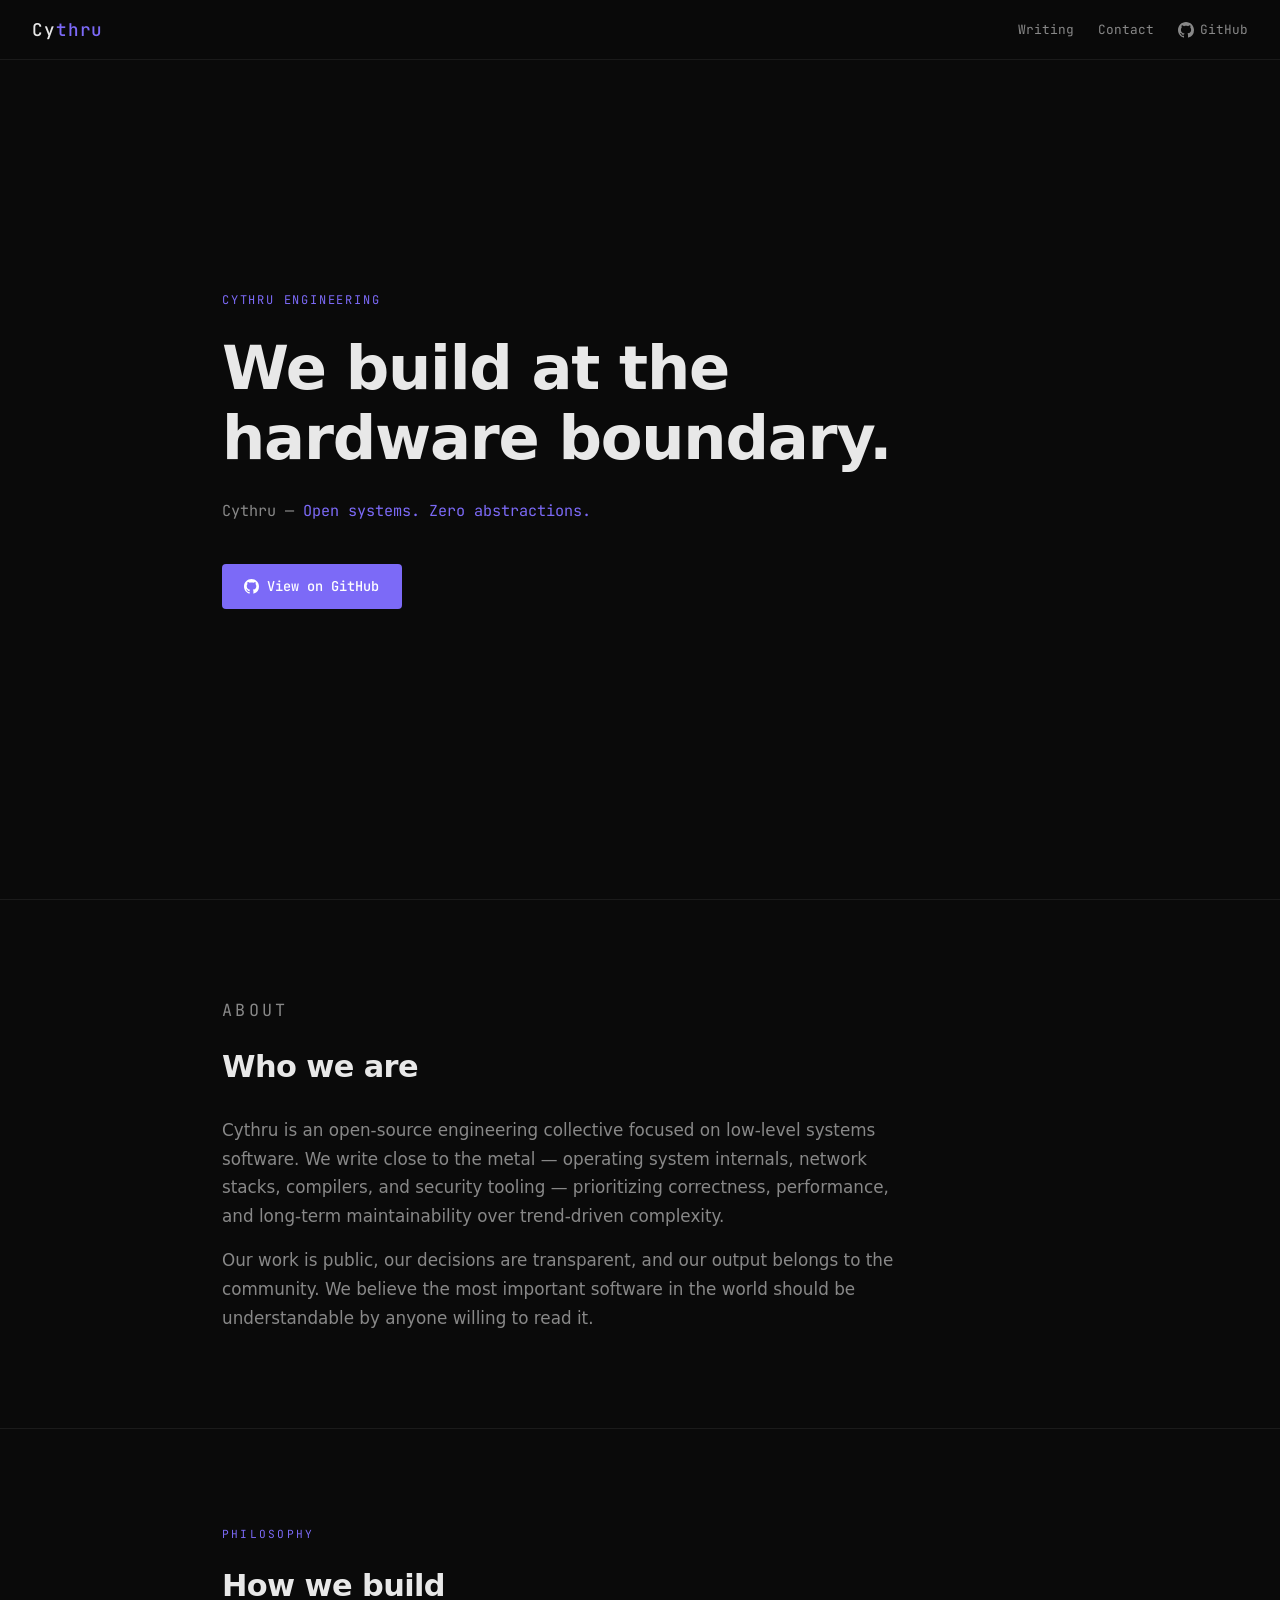
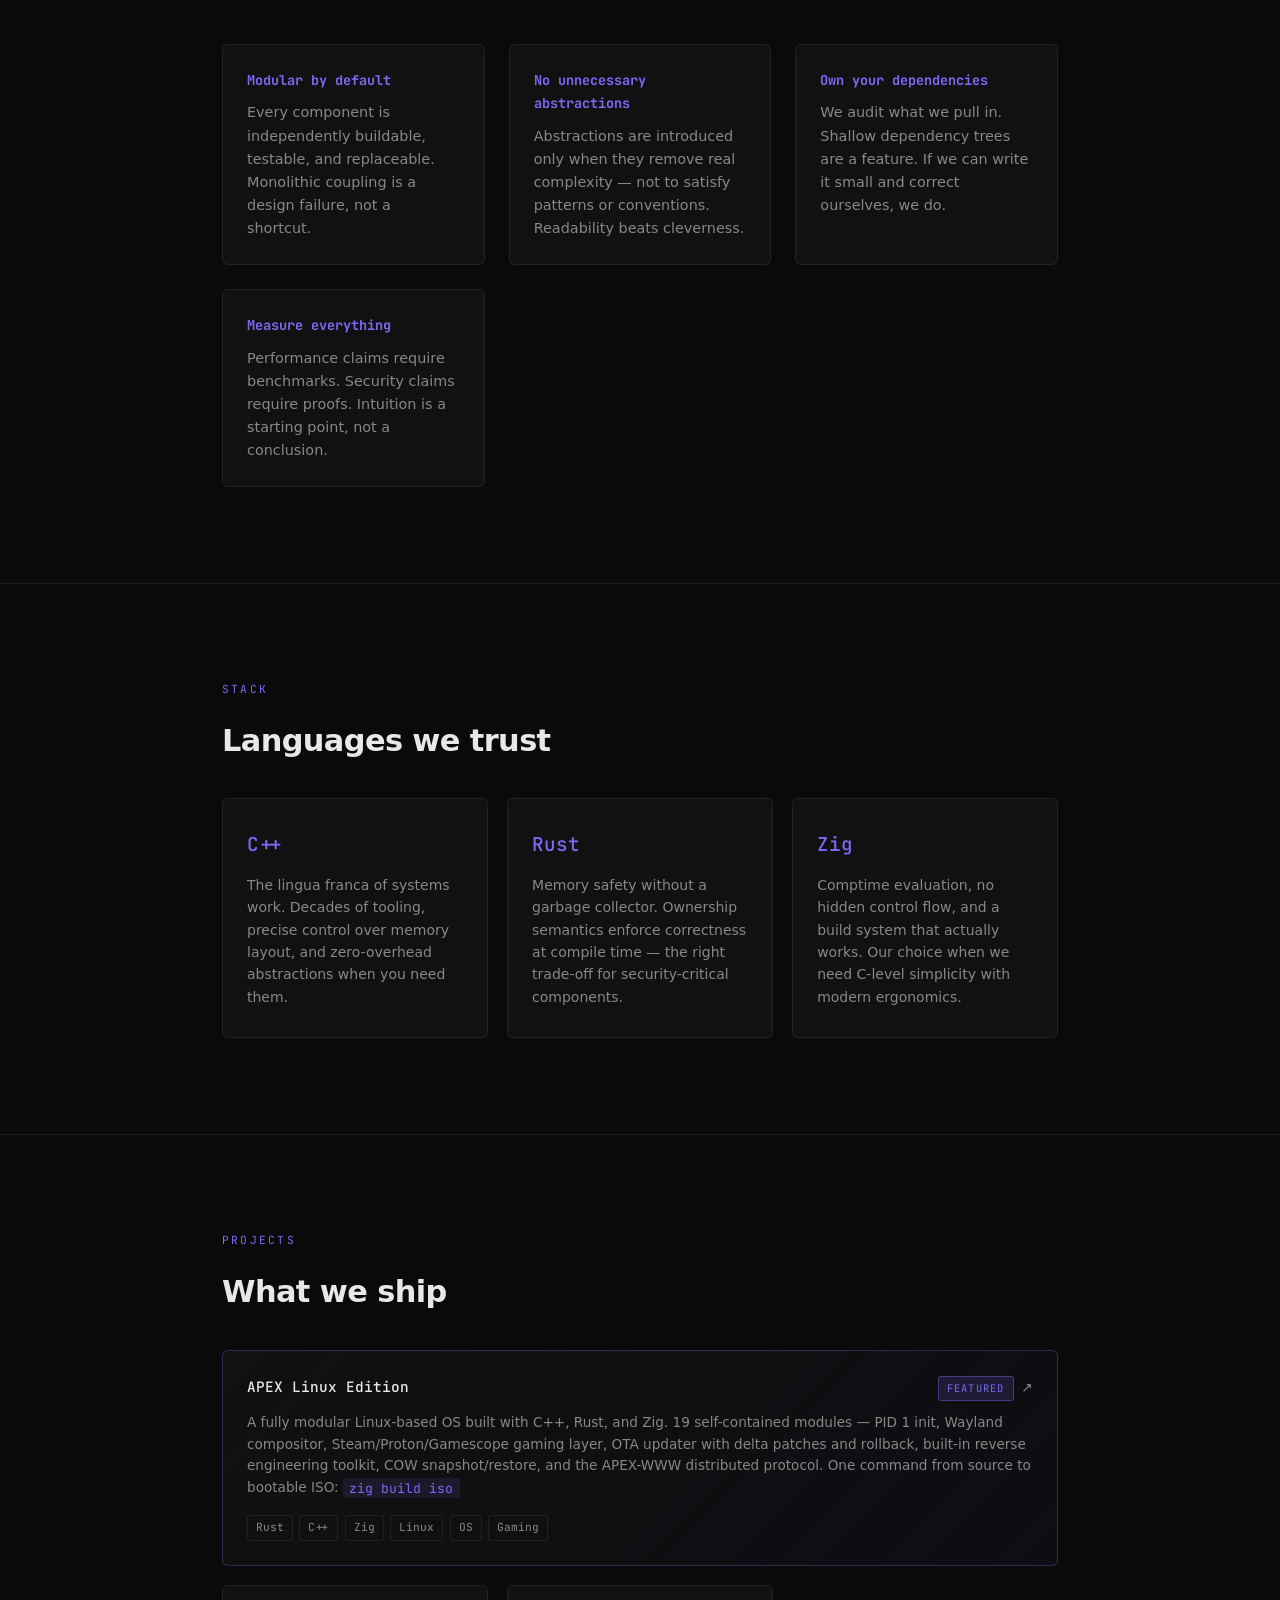
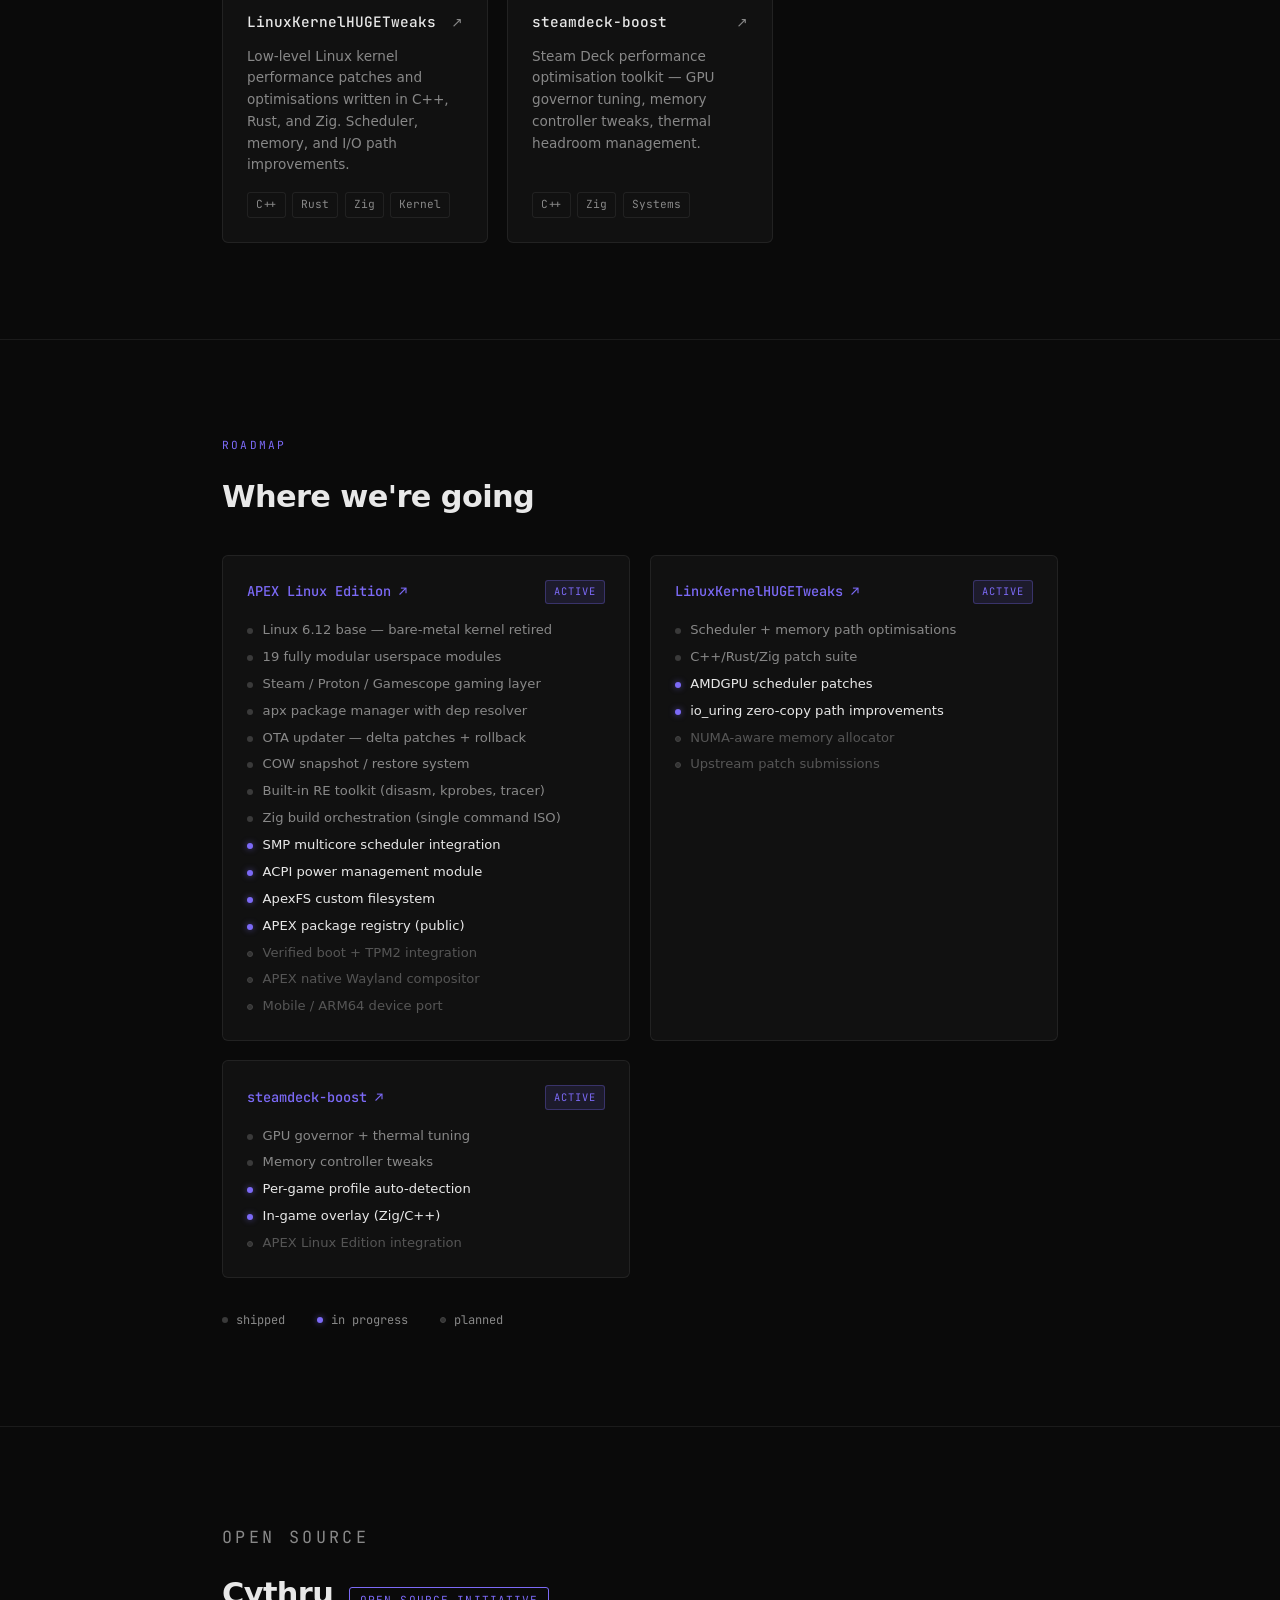
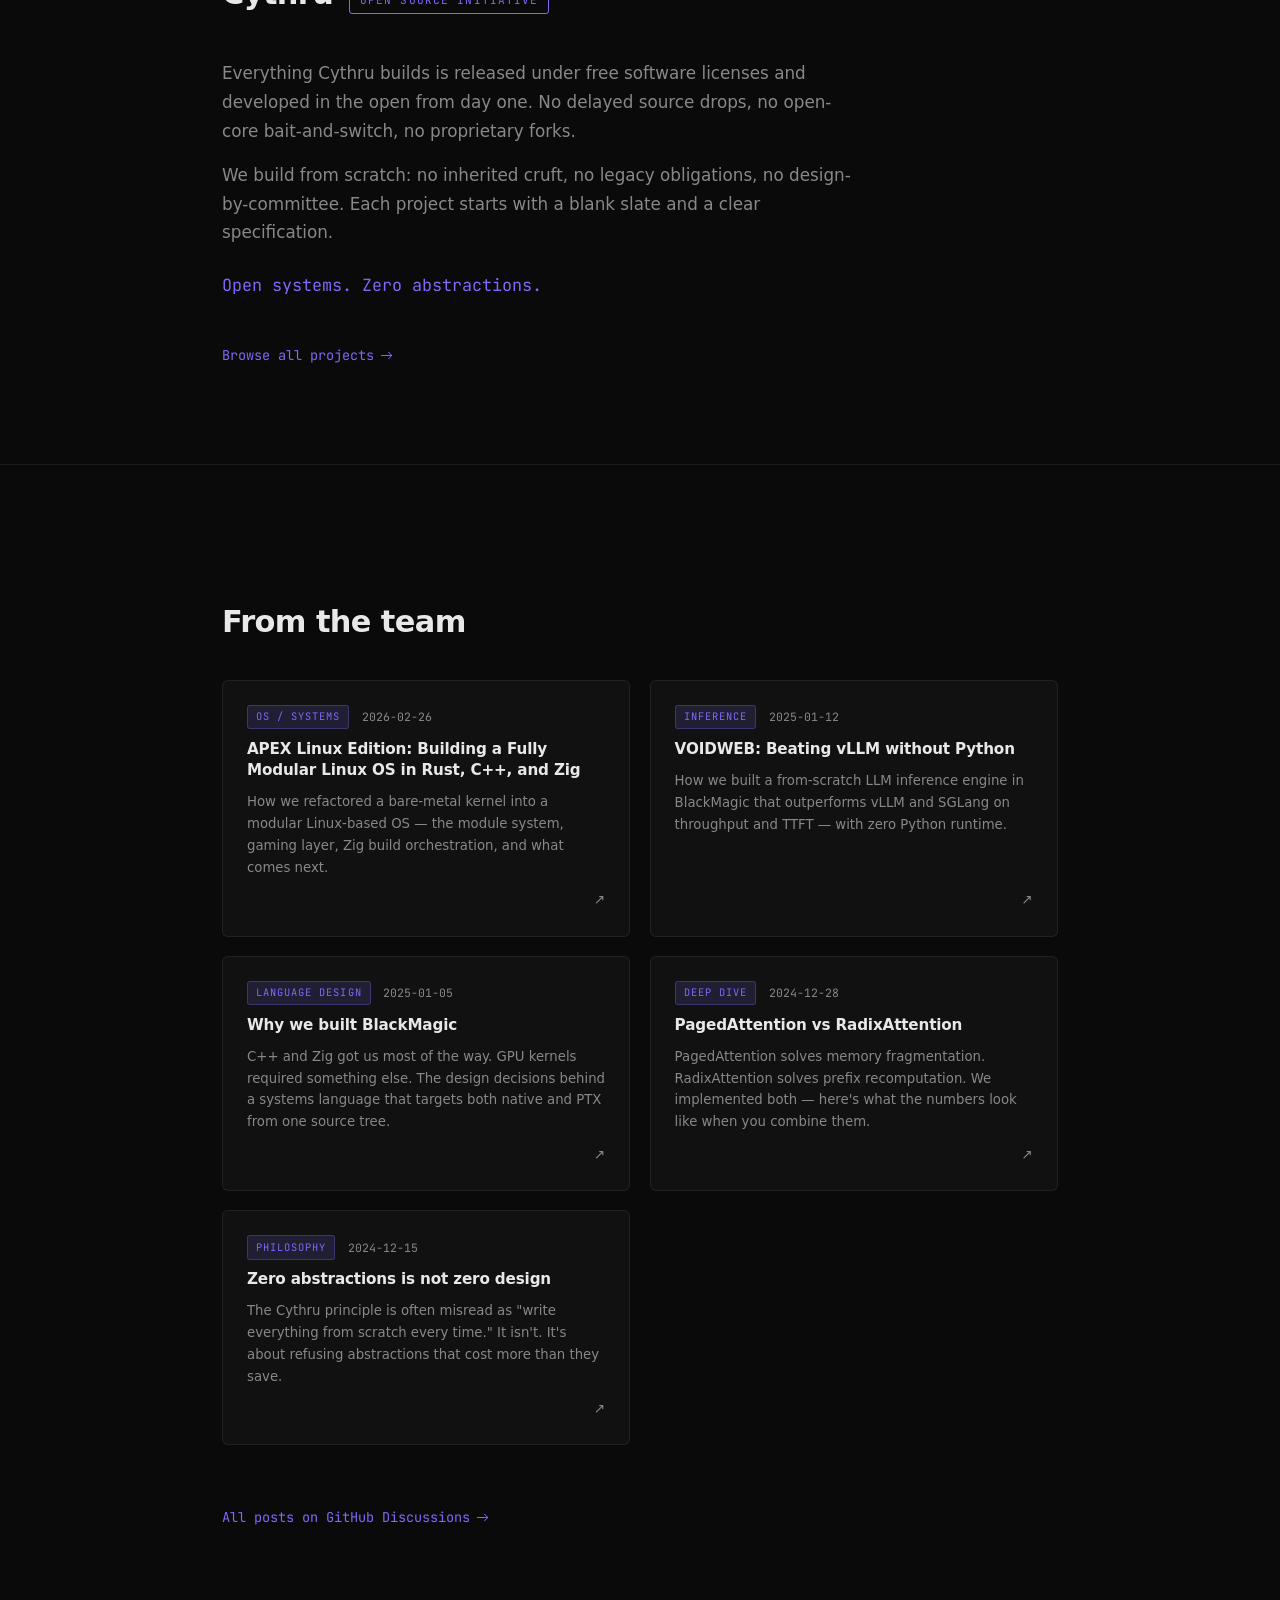
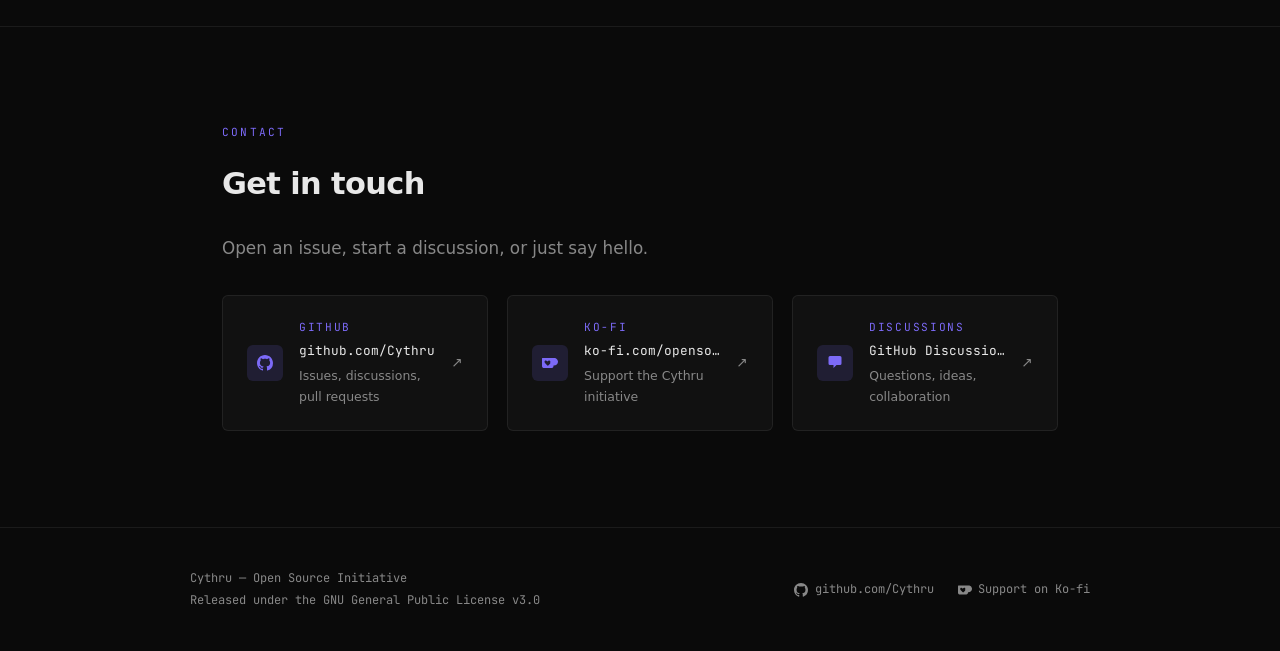
<file: index.html>
<!DOCTYPE html>
<html lang="en">
<head>
  <meta charset="UTF-8" />
  <meta name="viewport" content="width=device-width, initial-scale=1.0" />
  <title>Cythru — We build at the hardware boundary.</title>
  <meta name="description" content="Cythru is an open-source engineering collective building low-level systems in C++, Rust, and Zig. Zero abstractions. Maximum control." />
  <link rel="icon" type="image/svg+xml" href="favicon.svg" />
  <link rel="stylesheet" href="style.css" />
</head>
<body>

  <!-- NAV -->
  <nav>
    <a class="nav-wordmark" href="#">Cy<span>thru</span></a>
    <div style="display:flex;align-items:center;gap:1.5rem;">
    <a class="nav-link" href="#blog">Writing</a>
    <a class="nav-link" href="#contact">Contact</a>
    <a class="nav-link" href="https://github.com/Cythru" target="_blank" rel="noopener">
      <svg viewBox="0 0 16 16" aria-hidden="true">
        <path d="M8 0C3.58 0 0 3.58 0 8c0 3.54 2.29 6.53 5.47 7.59.4.07.55-.17.55-.38
                 0-.19-.01-.82-.01-1.49-2.01.37-2.53-.49-2.69-.94-.09-.23-.48-.94-.82-1.13
                 -.28-.15-.68-.52-.01-.53.63-.01 1.08.58 1.23.82.72 1.21 1.87.87 2.33.66
                 .07-.52.28-.87.51-1.07-1.78-.2-3.64-.89-3.64-3.95 0-.87.31-1.59.82-2.15
                 -.08-.2-.36-1.02.08-2.12 0 0 .67-.21 2.2.82.64-.18 1.32-.27 2-.27
                 .68 0 1.36.09 2 .27 1.53-1.04 2.2-.82 2.2-.82.44 1.1.16 1.92.08 2.12
                 .51.56.82 1.27.82 2.15 0 3.07-1.87 3.75-3.65 3.95.29.25.54.73.54 1.48
                 0 1.07-.01 1.93-.01 2.2 0 .21.15.46.55.38A8.013 8.013 0 0016 8c0-4.42-3.58-8-8-8z"/>
      </svg>
      GitHub
    </a>
    </div>
  </nav>

  <!-- HERO -->
  <section id="hero">
    <div class="hero-inner">
      <p class="hero-eyebrow">Cythru Engineering</p>
      <h1 class="hero-headline">We build at the<br>hardware boundary.</h1>
      <p class="hero-sub">
        Cythru &mdash; <em>Open systems. Zero abstractions.</em>
      </p>
      <a class="btn btn-primary" href="https://github.com/Cythru" target="_blank" rel="noopener">
        <svg viewBox="0 0 16 16" aria-hidden="true">
          <path d="M8 0C3.58 0 0 3.58 0 8c0 3.54 2.29 6.53 5.47 7.59.4.07.55-.17.55-.38
                   0-.19-.01-.82-.01-1.49-2.01.37-2.53-.49-2.69-.94-.09-.23-.48-.94-.82-1.13
                   -.28-.15-.68-.52-.01-.53.63-.01 1.08.58 1.23.82.72 1.21 1.87.87 2.33.66
                   .07-.52.28-.87.51-1.07-1.78-.2-3.64-.89-3.64-3.95 0-.87.31-1.59.82-2.15
                   -.08-.2-.36-1.02.08-2.12 0 0 .67-.21 2.2.82.64-.18 1.32-.27 2-.27
                   .68 0 1.36.09 2 .27 1.53-1.04 2.2-.82 2.2-.82.44 1.1.16 1.92.08 2.12
                   .51.56.82 1.27.82 2.15 0 3.07-1.87 3.75-3.65 3.95.29.25.54.73.54 1.48
                   0 1.07-.01 1.93-.01 2.2 0 .21.15.46.55.38A8.013 8.013 0 0016 8c0-4.42-3.58-8-8-8z"/>
        </svg>
        View on GitHub
      </a>
    </div>
  </section>

  <!-- ABOUT -->
  <section id="about">
    <div class="container">
      <p class="section-label reveal">About</p>
      <h2 class="reveal">Who we are</h2>
      <p class="reveal">
        Cythru is an open-source engineering collective focused on low-level systems
        software. We write close to the metal — operating system internals, network
        stacks, compilers, and security tooling — prioritizing correctness, performance,
        and long-term maintainability over trend-driven complexity.
      </p>
      <p class="reveal">
        Our work is public, our decisions are transparent, and our output belongs to
        the community. We believe the most important software in the world should be
        understandable by anyone willing to read it.
      </p>
    </div>
  </section>

  <!-- PHILOSOPHY -->
  <section id="philosophy">
    <div class="container">
      <p class="section-label reveal">Philosophy</p>
      <h2 class="reveal">How we build</h2>
      <div class="philosophy-grid">
        <div class="philosophy-item reveal">
          <h3>Modular by default</h3>
          <p>Every component is independently buildable, testable, and replaceable.
             Monolithic coupling is a design failure, not a shortcut.</p>
        </div>
        <div class="philosophy-item reveal">
          <h3>No unnecessary abstractions</h3>
          <p>Abstractions are introduced only when they remove real complexity — not
             to satisfy patterns or conventions. Readability beats cleverness.</p>
        </div>
        <div class="philosophy-item reveal">
          <h3>Own your dependencies</h3>
          <p>We audit what we pull in. Shallow dependency trees are a feature.
             If we can write it small and correct ourselves, we do.</p>
        </div>
        <div class="philosophy-item reveal">
          <h3>Measure everything</h3>
          <p>Performance claims require benchmarks. Security claims require proofs.
             Intuition is a starting point, not a conclusion.</p>
        </div>
      </div>
    </div>
  </section>

  <!-- STACK -->
  <section id="stack">
    <div class="container">
      <p class="section-label reveal">Stack</p>
      <h2 class="reveal">Languages we trust</h2>
      <div class="stack-cards">
        <div class="stack-card reveal">
          <div class="stack-lang">C++</div>
          <p>The lingua franca of systems work. Decades of tooling, precise
             control over memory layout, and zero-overhead abstractions when
             you need them.</p>
        </div>
        <div class="stack-card reveal">
          <div class="stack-lang">Rust</div>
          <p>Memory safety without a garbage collector. Ownership semantics
             enforce correctness at compile time — the right trade-off for
             security-critical components.</p>
        </div>
        <div class="stack-card reveal">
          <div class="stack-lang">Zig</div>
          <p>Comptime evaluation, no hidden control flow, and a build system
             that actually works. Our choice when we need C-level simplicity
             with modern ergonomics.</p>
        </div>
      </div>
    </div>
  </section>

  <!-- PROJECTS -->
  <section id="projects">
    <div class="container">
      <p class="section-label reveal">Projects</p>
      <h2 class="reveal">What we ship</h2>
      <div class="projects-grid">

        <a class="project-card project-featured reveal" href="https://github.com/Cythru/apex-kernel" target="_blank" rel="noopener">
          <div class="project-top">
            <span class="project-name">APEX Linux Edition</span>
            <span class="project-featured-badge">featured</span>
            <span class="project-arrow">↗</span>
          </div>
          <p class="project-desc">A fully modular Linux-based OS built with C++, Rust, and Zig. 19 self-contained modules — PID 1 init, Wayland compositor, Steam/Proton/Gamescope gaming layer, OTA updater with delta patches and rollback, built-in reverse engineering toolkit, COW snapshot/restore, and the APEX-WWW distributed protocol. One command from source to bootable ISO: <code>zig build iso</code></p>
          <div class="project-tags">
            <span class="tag">Rust</span><span class="tag">C++</span><span class="tag">Zig</span><span class="tag">Linux</span><span class="tag">OS</span><span class="tag">Gaming</span>
          </div>
        </a>

        <a class="project-card reveal" href="https://github.com/Cythru/LinuxKernal-HUGETweaks-cpp-rust-zig" target="_blank" rel="noopener">
          <div class="project-top">
            <span class="project-name">LinuxKernel&shy;HUGETweaks</span>
            <span class="project-arrow">↗</span>
          </div>
          <p class="project-desc">Low-level Linux kernel performance patches and optimisations written in C++, Rust, and Zig. Scheduler, memory, and I/O path improvements.</p>
          <div class="project-tags">
            <span class="tag">C++</span><span class="tag">Rust</span><span class="tag">Zig</span><span class="tag">Kernel</span>
          </div>
        </a>

        <a class="project-card reveal" href="https://github.com/Cythru/Cythru-steamdeck-boost" target="_blank" rel="noopener">
          <div class="project-top">
            <span class="project-name">steamdeck-boost</span>
            <span class="project-arrow">↗</span>
          </div>
          <p class="project-desc">Steam Deck performance optimisation toolkit &mdash; GPU governor tuning, memory controller tweaks, thermal headroom management.</p>
          <div class="project-tags">
            <span class="tag">C++</span><span class="tag">Zig</span><span class="tag">Systems</span>
          </div>
        </a>

      </div>
    </div>
  </section>

  <!-- ROADMAP -->
  <section id="roadmap">
    <div class="container">
      <p class="section-label reveal">Roadmap</p>
      <h2 class="reveal">Where we're going</h2>

      <div class="roadmap-list">

        <div class="roadmap-project reveal">
          <div class="roadmap-project-header">
            <a class="roadmap-project-name" href="https://github.com/Cythru/apex-kernel" target="_blank" rel="noopener">APEX Linux Edition ↗</a>
            <span class="roadmap-status status-active">active</span>
          </div>
          <div class="roadmap-items">
            <div class="roadmap-item done"><span class="ri-dot"></span>Linux 6.12 base — bare-metal kernel retired</div>
            <div class="roadmap-item done"><span class="ri-dot"></span>19 fully modular userspace modules</div>
            <div class="roadmap-item done"><span class="ri-dot"></span>Steam / Proton / Gamescope gaming layer</div>
            <div class="roadmap-item done"><span class="ri-dot"></span>apx package manager with dep resolver</div>
            <div class="roadmap-item done"><span class="ri-dot"></span>OTA updater — delta patches + rollback</div>
            <div class="roadmap-item done"><span class="ri-dot"></span>COW snapshot / restore system</div>
            <div class="roadmap-item done"><span class="ri-dot"></span>Built-in RE toolkit (disasm, kprobes, tracer)</div>
            <div class="roadmap-item done"><span class="ri-dot"></span>Zig build orchestration (single command ISO)</div>
            <div class="roadmap-item next"><span class="ri-dot"></span>SMP multicore scheduler integration</div>
            <div class="roadmap-item next"><span class="ri-dot"></span>ACPI power management module</div>
            <div class="roadmap-item next"><span class="ri-dot"></span>ApexFS custom filesystem</div>
            <div class="roadmap-item next"><span class="ri-dot"></span>APEX package registry (public)</div>
            <div class="roadmap-item future"><span class="ri-dot"></span>Verified boot + TPM2 integration</div>
            <div class="roadmap-item future"><span class="ri-dot"></span>APEX native Wayland compositor</div>
            <div class="roadmap-item future"><span class="ri-dot"></span>Mobile / ARM64 device port</div>
          </div>
        </div>

        <div class="roadmap-project reveal">
          <div class="roadmap-project-header">
            <a class="roadmap-project-name" href="https://github.com/Cythru/LinuxKernal-HUGETweaks-cpp-rust-zig" target="_blank" rel="noopener">LinuxKernelHUGETweaks ↗</a>
            <span class="roadmap-status status-active">active</span>
          </div>
          <div class="roadmap-items">
            <div class="roadmap-item done"><span class="ri-dot"></span>Scheduler + memory path optimisations</div>
            <div class="roadmap-item done"><span class="ri-dot"></span>C++/Rust/Zig patch suite</div>
            <div class="roadmap-item next"><span class="ri-dot"></span>AMDGPU scheduler patches</div>
            <div class="roadmap-item next"><span class="ri-dot"></span>io_uring zero-copy path improvements</div>
            <div class="roadmap-item future"><span class="ri-dot"></span>NUMA-aware memory allocator</div>
            <div class="roadmap-item future"><span class="ri-dot"></span>Upstream patch submissions</div>
          </div>
        </div>

        <div class="roadmap-project reveal">
          <div class="roadmap-project-header">
            <a class="roadmap-project-name" href="https://github.com/Cythru/Cythru-steamdeck-boost" target="_blank" rel="noopener">steamdeck-boost ↗</a>
            <span class="roadmap-status status-active">active</span>
          </div>
          <div class="roadmap-items">
            <div class="roadmap-item done"><span class="ri-dot"></span>GPU governor + thermal tuning</div>
            <div class="roadmap-item done"><span class="ri-dot"></span>Memory controller tweaks</div>
            <div class="roadmap-item next"><span class="ri-dot"></span>Per-game profile auto-detection</div>
            <div class="roadmap-item next"><span class="ri-dot"></span>In-game overlay (Zig/C++)</div>
            <div class="roadmap-item future"><span class="ri-dot"></span>APEX Linux Edition integration</div>
          </div>
        </div>

      </div>

      <div class="roadmap-legend reveal">
        <span><span class="ri-dot done"></span> shipped</span>
        <span><span class="ri-dot next"></span> in progress</span>
        <span><span class="ri-dot future"></span> planned</span>
      </div>
    </div>
  </section>

  <!-- OPEN SOURCE -->
  <section id="voidforge">
    <div class="container">
      <p class="section-label reveal">Open Source</p>
      <div class="vf-header reveal">
        <h2>Cythru</h2>
        <span class="vf-badge">Open Source Initiative</span>
      </div>
      <p class="reveal">
        Everything Cythru builds is released under free software licenses and
        developed in the open from day one. No delayed source drops, no
        open-core bait-and-switch, no proprietary forks.
      </p>
      <p class="reveal">
        We build from scratch: no inherited cruft, no legacy obligations,
        no design-by-committee. Each project starts with a blank slate and a
        clear specification.
      </p>
      <p class="vf-tagline reveal">Open systems. Zero abstractions.</p>
      <a class="vf-link reveal" href="https://github.com/Cythru" target="_blank" rel="noopener">
        Browse all projects
        <svg viewBox="0 0 16 16" aria-hidden="true">
          <path fill-rule="evenodd" d="M1 8a.5.5 0 0 1 .5-.5h11.793l-3.147-3.146a.5.5 0
               0 1 .708-.708l4 4a.5.5 0 0 1 0 .708l-4 4a.5.5 0 0 1-.708-.708L13.293
               8.5H1.5A.5.5 0 0 1 1 8z"/>
        </svg>
      </a>
    </div>
  </section>

  <!-- BLOG -->
  <section id="blog">
    <div class="container">
      <p class="section-label reveal">Writing</p>
      <h2 class="reveal">From the team</h2>
      <div class="blog-grid">

        <a class="blog-card reveal" href="/blog/apex-linux-edition.html">
          <div class="blog-meta">
            <span class="blog-tag">OS / Systems</span>
            <span class="blog-date">2026-02-26</span>
          </div>
          <div class="blog-title">APEX Linux Edition: Building a Fully Modular Linux OS in Rust, C++, and Zig</div>
          <div class="blog-excerpt">How we refactored a bare-metal kernel into a modular Linux-based OS &mdash; the module system, gaming layer, Zig build orchestration, and what comes next.</div>
          <span class="blog-arrow">&#8599;</span>
        </a>

        <a class="blog-card reveal" href="https://github.com/Cythru/Cythru/discussions" target="_blank" rel="noopener">
          <div class="blog-meta">
            <span class="blog-tag">Inference</span>
            <span class="blog-date">2025-01-12</span>
          </div>
          <div class="blog-title">VOIDWEB: Beating vLLM without Python</div>
          <div class="blog-excerpt">How we built a from-scratch LLM inference engine in BlackMagic that outperforms vLLM and SGLang on throughput and TTFT — with zero Python runtime.</div>
          <span class="blog-arrow">↗</span>
        </a>

        <a class="blog-card reveal" href="https://github.com/Cythru/Cythru/discussions" target="_blank" rel="noopener">
          <div class="blog-meta">
            <span class="blog-tag">Language Design</span>
            <span class="blog-date">2025-01-05</span>
          </div>
          <div class="blog-title">Why we built BlackMagic</div>
          <div class="blog-excerpt">C++ and Zig got us most of the way. GPU kernels required something else. The design decisions behind a systems language that targets both native and PTX from one source tree.</div>
          <span class="blog-arrow">↗</span>
        </a>

        <a class="blog-card reveal" href="https://github.com/Cythru/Cythru/discussions" target="_blank" rel="noopener">
          <div class="blog-meta">
            <span class="blog-tag">Deep Dive</span>
            <span class="blog-date">2024-12-28</span>
          </div>
          <div class="blog-title">PagedAttention vs RadixAttention</div>
          <div class="blog-excerpt">PagedAttention solves memory fragmentation. RadixAttention solves prefix recomputation. We implemented both — here's what the numbers look like when you combine them.</div>
          <span class="blog-arrow">↗</span>
        </a>

        <a class="blog-card reveal" href="https://github.com/Cythru/Cythru/discussions" target="_blank" rel="noopener">
          <div class="blog-meta">
            <span class="blog-tag">Philosophy</span>
            <span class="blog-date">2024-12-15</span>
          </div>
          <div class="blog-title">Zero abstractions is not zero design</div>
          <div class="blog-excerpt">The Cythru principle is often misread as "write everything from scratch every time." It isn't. It's about refusing abstractions that cost more than they save.</div>
          <span class="blog-arrow">↗</span>
        </a>

      </div>
      <a class="vf-link reveal" href="https://github.com/Cythru/Cythru/discussions" target="_blank" rel="noopener">
        All posts on GitHub Discussions
        <svg viewBox="0 0 16 16" aria-hidden="true">
          <path fill-rule="evenodd" d="M1 8a.5.5 0 0 1 .5-.5h11.793l-3.147-3.146a.5.5 0
               0 1 .708-.708l4 4a.5.5 0 0 1 0 .708l-4 4a.5.5 0 0 1-.708-.708L13.293
               8.5H1.5A.5.5 0 0 1 1 8z"/>
        </svg>
      </a>
    </div>
  </section>

  <!-- CONTACT -->
  <section id="contact">
    <div class="container">
      <p class="section-label reveal">Contact</p>
      <h2 class="reveal">Get in touch</h2>
      <p class="contact-sub reveal">Open an issue, start a discussion, or just say hello.</p>
      <div class="contact-grid">

        <a class="contact-card reveal" href="https://github.com/Cythru" target="_blank" rel="noopener">
          <div class="contact-icon">
            <svg viewBox="0 0 16 16" aria-hidden="true">
              <path d="M8 0C3.58 0 0 3.58 0 8c0 3.54 2.29 6.53 5.47 7.59.4.07.55-.17.55-.38
                       0-.19-.01-.82-.01-1.49-2.01.37-2.53-.49-2.69-.94-.09-.23-.48-.94-.82-1.13
                       -.28-.15-.68-.52-.01-.53.63-.01 1.08.58 1.23.82.72 1.21 1.87.87 2.33.66
                       .07-.52.28-.87.51-1.07-1.78-.2-3.64-.89-3.64-3.95 0-.87.31-1.59.82-2.15
                       -.08-.2-.36-1.02.08-2.12 0 0 .67-.21 2.2.82.64-.18 1.32-.27 2-.27
                       .68 0 1.36.09 2 .27 1.53-1.04 2.2-.82 2.2-.82.44 1.1.16 1.92.08 2.12
                       .51.56.82 1.27.82 2.15 0 3.07-1.87 3.75-3.65 3.95.29.25.54.73.54 1.48
                       0 1.07-.01 1.93-.01 2.2 0 .21.15.46.55.38A8.013 8.013 0 0016 8c0-4.42-3.58-8-8-8z"/>
            </svg>
          </div>
          <div class="contact-body">
            <div class="contact-label">GitHub</div>
            <div class="contact-value">github.com/Cythru</div>
            <div class="contact-note">Issues, discussions, pull requests</div>
          </div>
          <span class="contact-arrow">↗</span>
        </a>

        <a class="contact-card reveal" href="https://ko-fi.com/opensourcemovement" target="_blank" rel="noopener">
          <div class="contact-icon">
            <svg viewBox="0 0 24 24" aria-hidden="true">
              <path d="M23.881 8.948c-.773-4.085-4.859-4.593-4.859-4.593H.723c-.604 0-.679.798-.679.798s-.082
                       7.324-.022 11.822c.164 2.424 2.586 2.672 2.586 2.672s8.267-.023 11.966-.049c2.438-.426
                       2.683-2.566 2.658-3.734 4.352.24 7.422-2.831 6.649-6.916zm-11.062 3.511c-1.246 1.453-4.011
                       3.976-4.011 3.976s-2.765-2.524-4.011-3.976C3.24 10.795 3.617 8.38 5.28 8.282c1.25-.07 2.024.618
                       2.852 1.43.831-.814 1.675-1.5 2.851-1.43 1.664.098 2.042 2.513.836 4.177z"/>
            </svg>
          </div>
          <div class="contact-body">
            <div class="contact-label">Ko-fi</div>
            <div class="contact-value">ko-fi.com/opensourcemovement</div>
            <div class="contact-note">Support the Cythru initiative</div>
          </div>
          <span class="contact-arrow">↗</span>
        </a>

        <a class="contact-card reveal" href="https://github.com/Cythru/Cythru/discussions" target="_blank" rel="noopener">
          <div class="contact-icon">
            <svg viewBox="0 0 16 16" aria-hidden="true">
              <path d="M1.5 2.5A1.5 1.5 0 0 1 3 1h10a1.5 1.5 0 0 1 1.5 1.5v6A1.5 1.5 0 0 1 13 10H9.5l-3
                       3v-3H3A1.5 1.5 0 0 1 1.5 8.5v-6z"/>
            </svg>
          </div>
          <div class="contact-body">
            <div class="contact-label">Discussions</div>
            <div class="contact-value">GitHub Discussions</div>
            <div class="contact-note">Questions, ideas, collaboration</div>
          </div>
          <span class="contact-arrow">↗</span>
        </a>

      </div>
    </div>
  </section>

  <!-- FOOTER -->
  <footer>
    <div class="footer-inner">
      <div class="footer-left">
        <span>Cythru &mdash; Open Source Initiative</span><br>
        <span>Released under the GNU General Public License v3.0</span>
      </div>
      <div class="footer-links">
        <a class="footer-right" href="https://github.com/Cythru" target="_blank" rel="noopener">
          <svg viewBox="0 0 16 16" aria-hidden="true">
            <path d="M8 0C3.58 0 0 3.58 0 8c0 3.54 2.29 6.53 5.47 7.59.4.07.55-.17.55-.38
                     0-.19-.01-.82-.01-1.49-2.01.37-2.53-.49-2.69-.94-.09-.23-.48-.94-.82-1.13
                     -.28-.15-.68-.52-.01-.53.63-.01 1.08.58 1.23.82.72 1.21 1.87.87 2.33.66
                     .07-.52.28-.87.51-1.07-1.78-.2-3.64-.89-3.64-3.95 0-.87.31-1.59.82-2.15
                     -.08-.2-.36-1.02.08-2.12 0 0 .67-.21 2.2.82.64-.18 1.32-.27 2-.27
                     .68 0 1.36.09 2 .27 1.53-1.04 2.2-.82 2.2-.82.44 1.1.16 1.92.08 2.12
                     .51.56.82 1.27.82 2.15 0 3.07-1.87 3.75-3.65 3.95.29.25.54.73.54 1.48
                     0 1.07-.01 1.93-.01 2.2 0 .21.15.46.55.38A8.013 8.013 0 0016 8c0-4.42-3.58-8-8-8z"/>
          </svg>
          github.com/Cythru
        </a>
        <a class="footer-right kofi" href="https://ko-fi.com/opensourcemovement" target="_blank" rel="noopener">
          <svg viewBox="0 0 24 24" aria-hidden="true">
            <path d="M23.881 8.948c-.773-4.085-4.859-4.593-4.859-4.593H.723c-.604 0-.679.798-.679.798s-.082
                     7.324-.022 11.822c.164 2.424 2.586 2.672 2.586 2.672s8.267-.023 11.966-.049c2.438-.426
                     2.683-2.566 2.658-3.734 4.352.24 7.422-2.831 6.649-6.916zm-11.062 3.511c-1.246 1.453-4.011
                     3.976-4.011 3.976s-2.765-2.524-4.011-3.976C3.24 10.795 3.617 8.38 5.28 8.282c1.25-.07 2.024.618
                     2.852 1.43.831-.814 1.675-1.5 2.851-1.43 1.664.098 2.042 2.513.836 4.177z"/>
          </svg>
          Support on Ko-fi
        </a>
      </div>
    </div>
  </footer>

  <script src="script.js"></script>
</body>
</html>
</file>
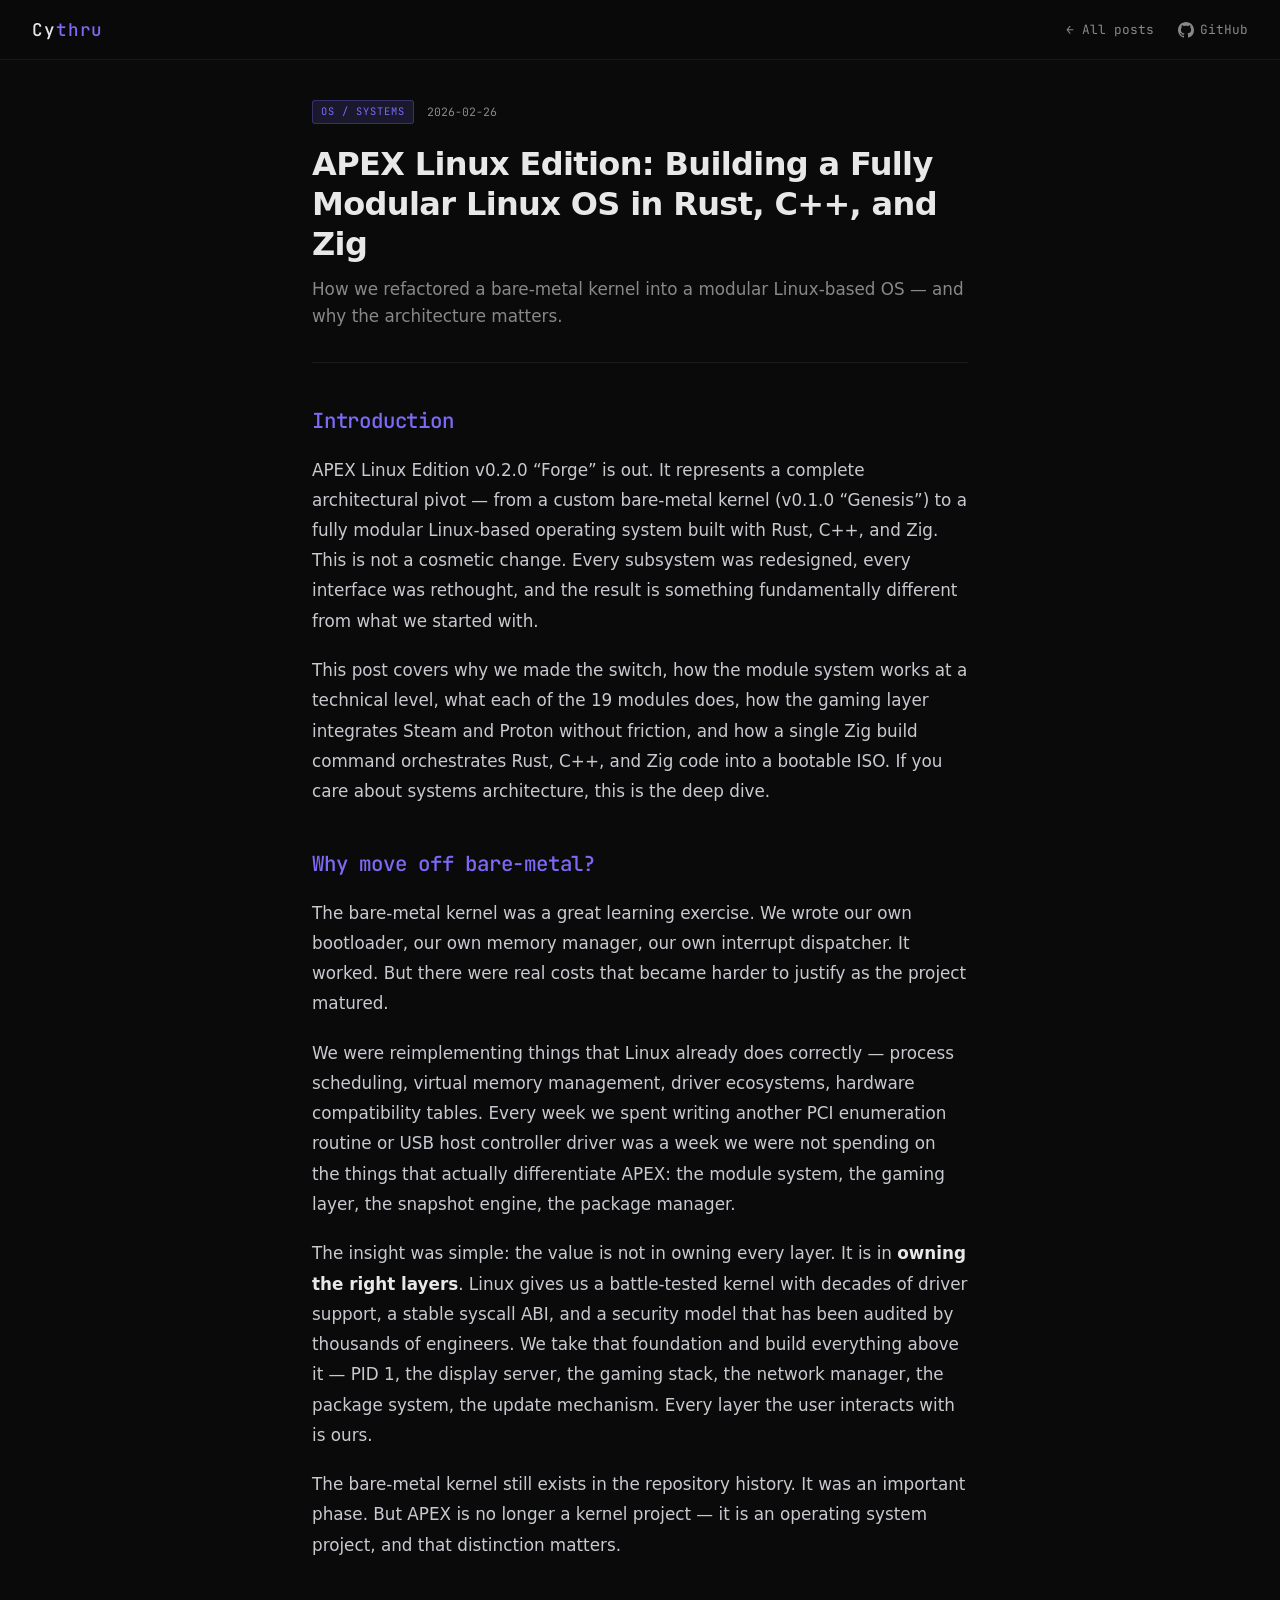
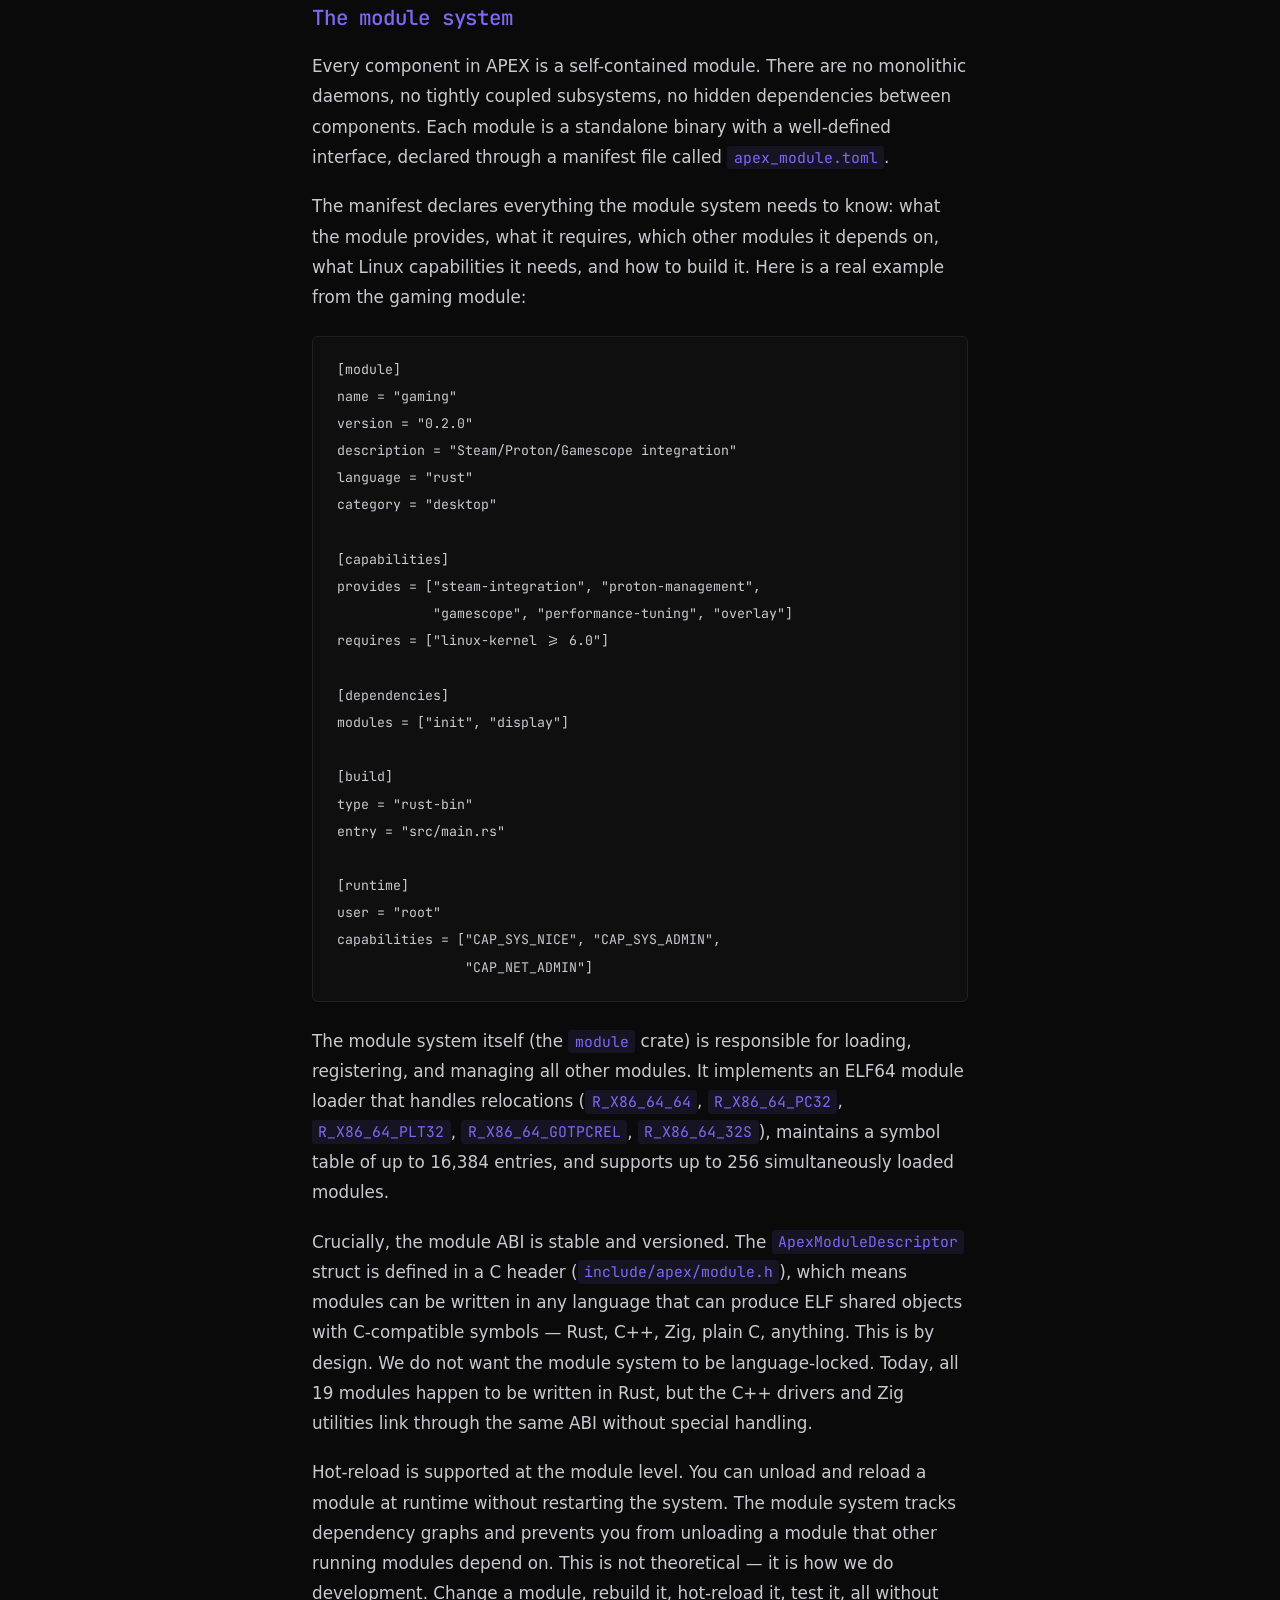
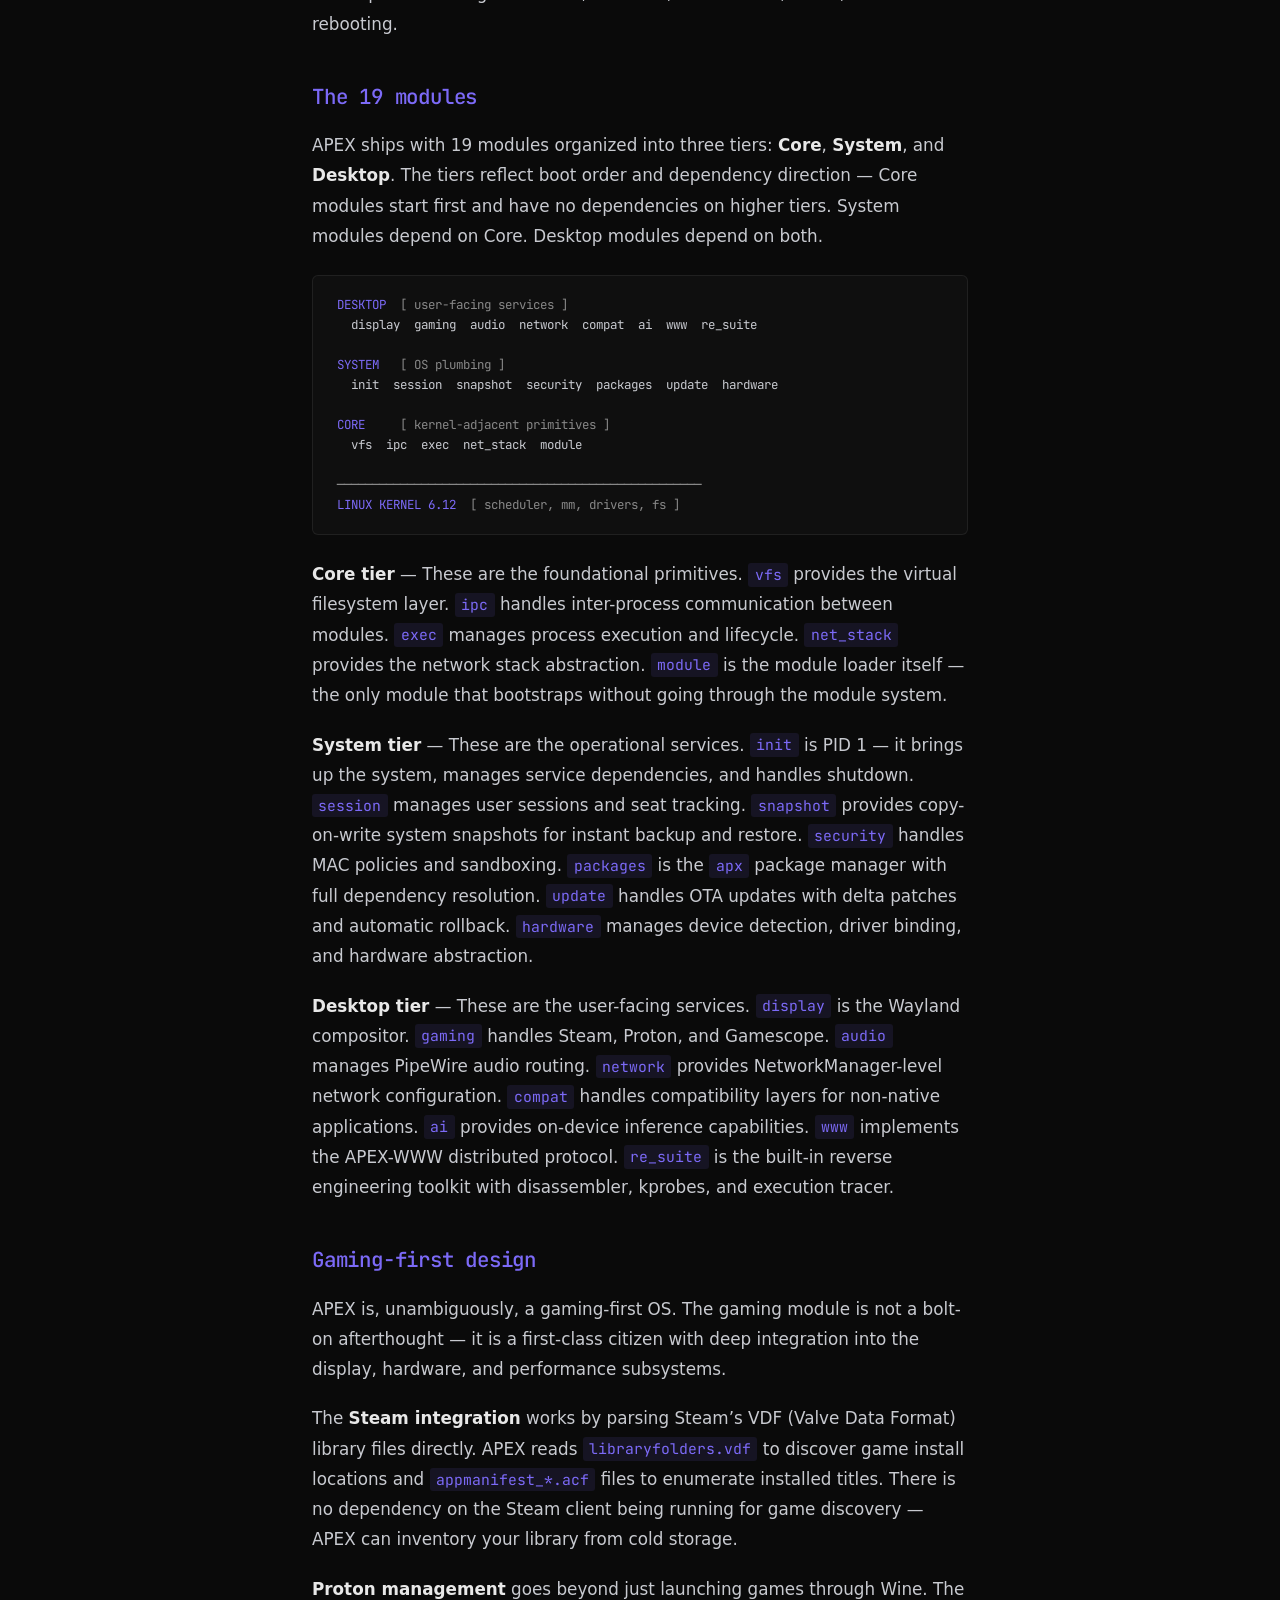
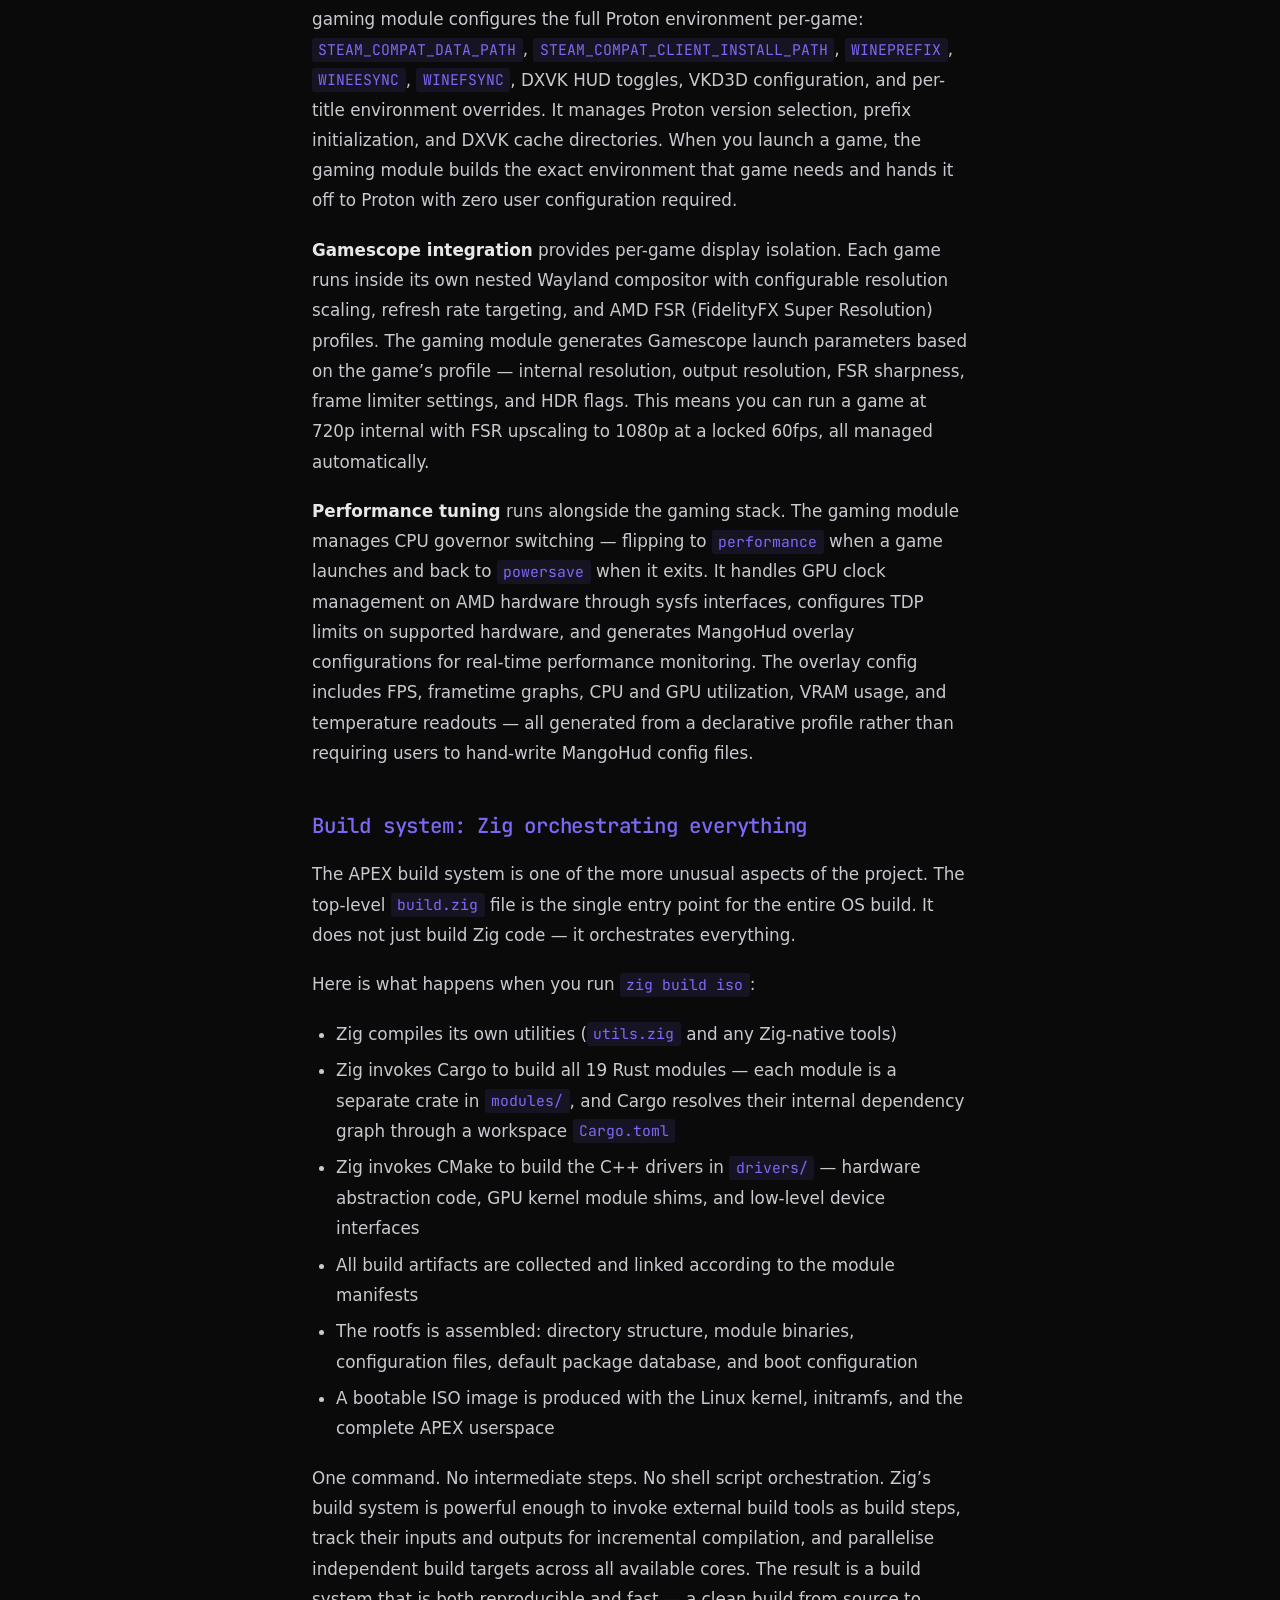
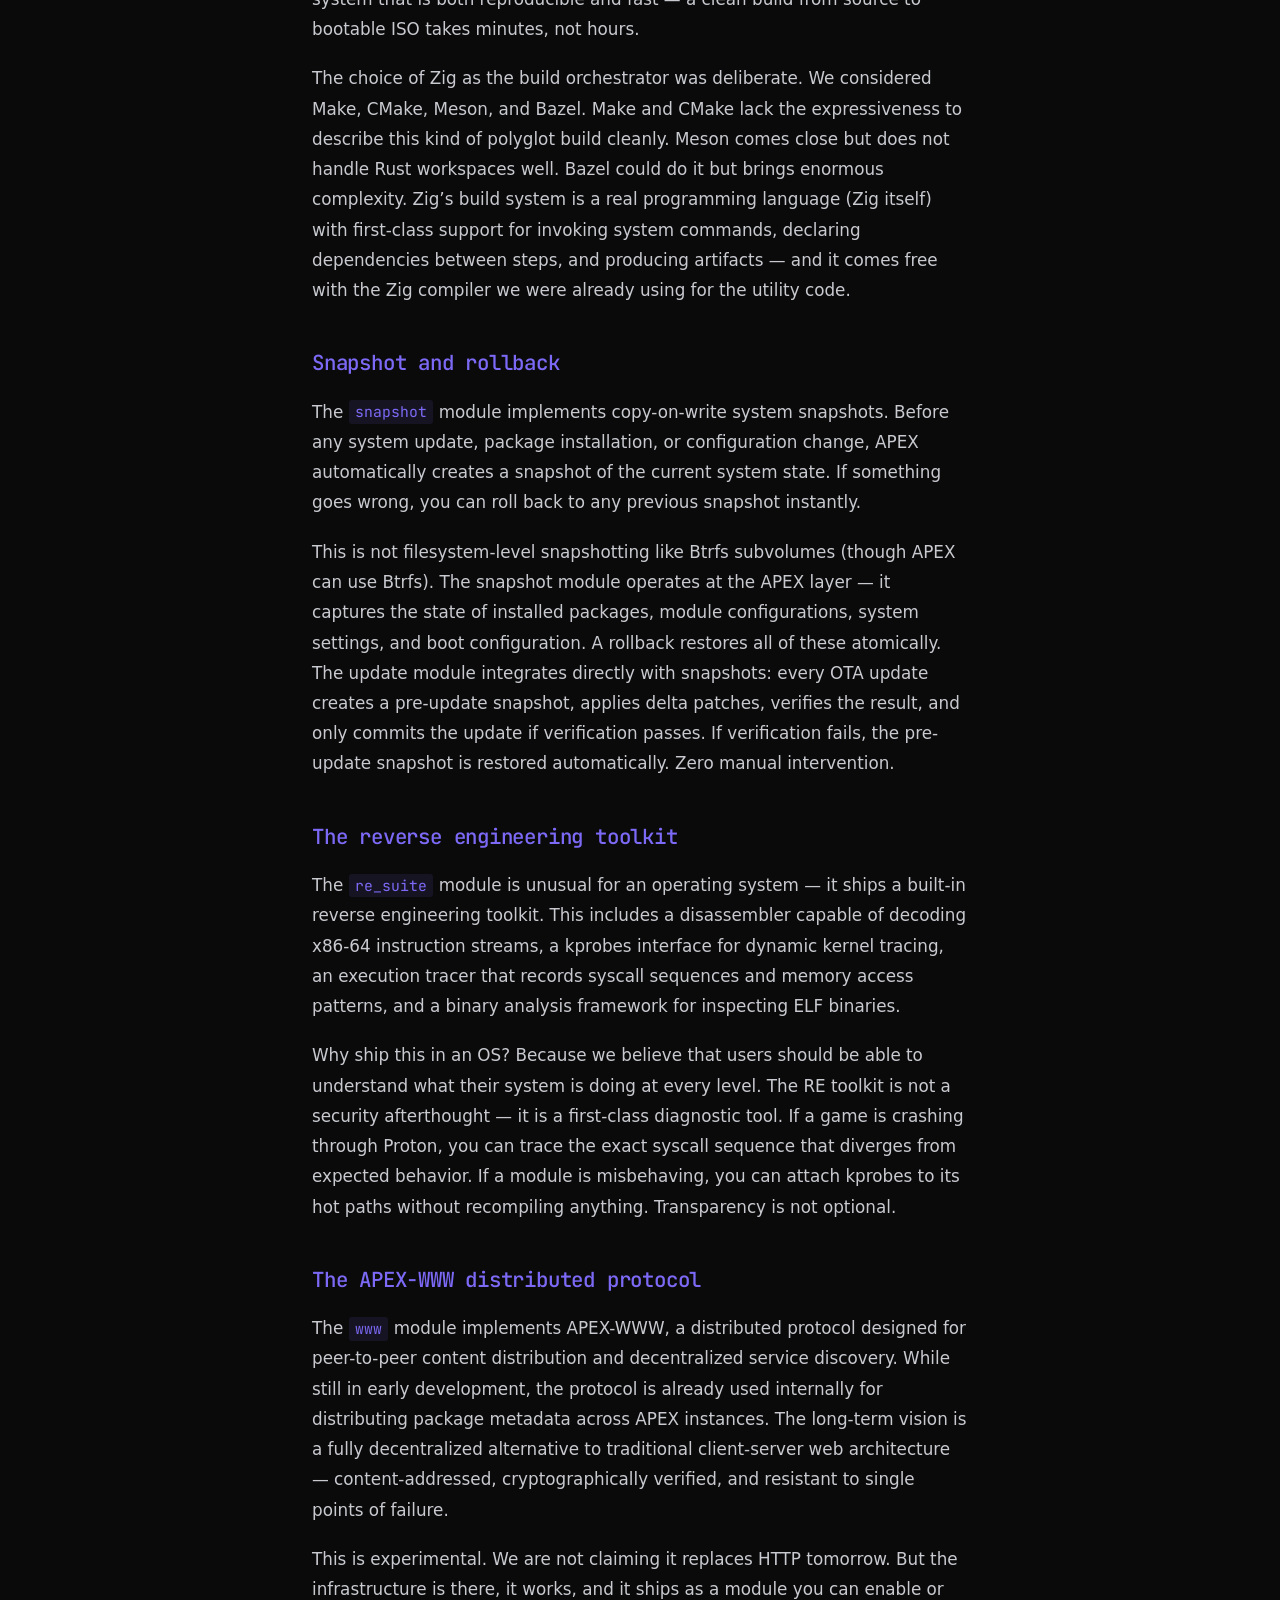
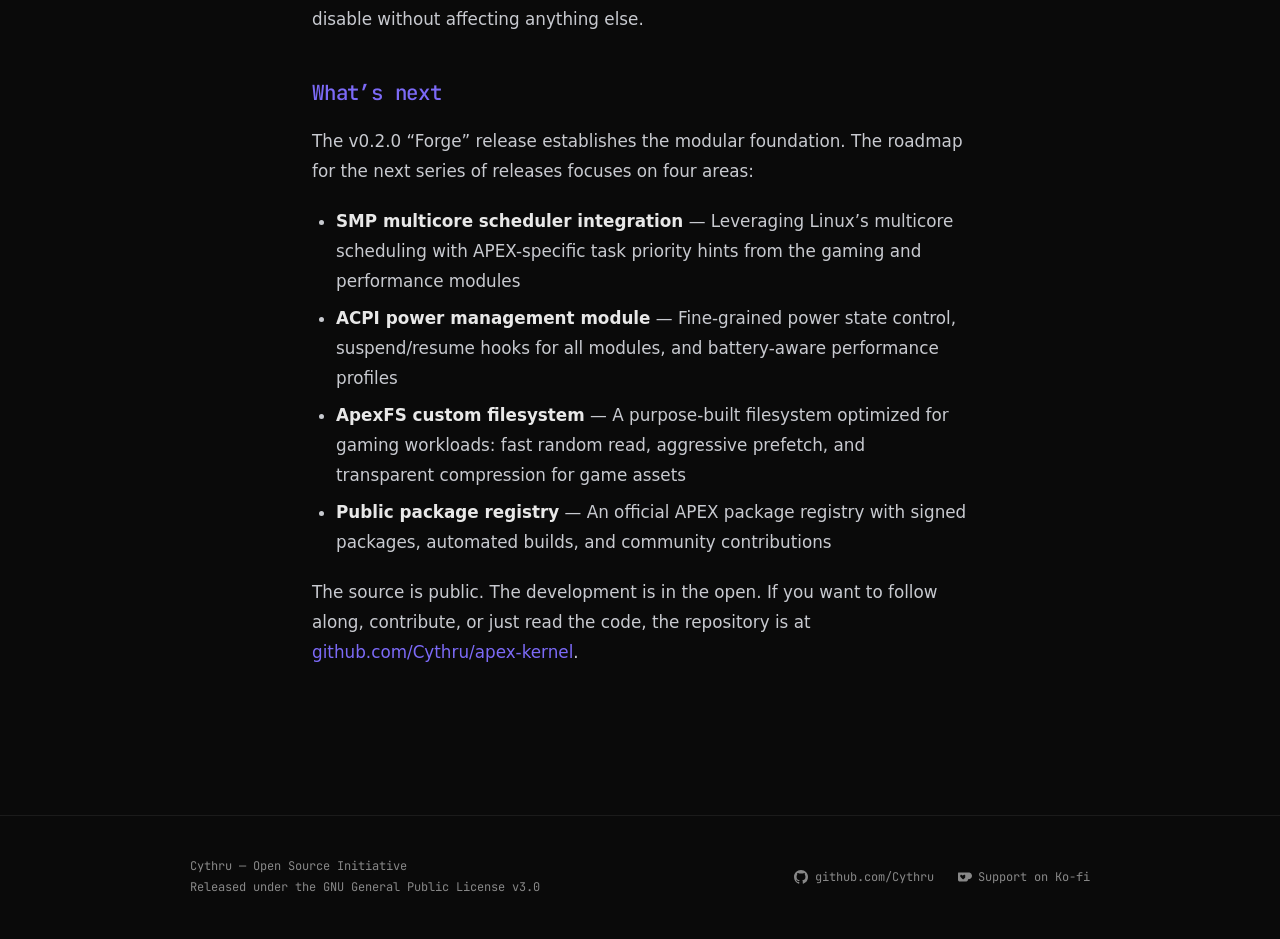
<file: blog/apex-linux-edition.html>
<!DOCTYPE html>
<html lang="en">
<head>
  <meta charset="UTF-8" />
  <meta name="viewport" content="width=device-width, initial-scale=1.0" />
  <title>APEX Linux Edition — Cythru</title>
  <meta name="description" content="How we refactored a bare-metal kernel into a fully modular Linux-based OS built with Rust, C++, and Zig — and why the architecture matters." />
  <link rel="icon" type="image/svg+xml" href="../favicon.svg" />
  <link rel="preconnect" href="https://fonts.googleapis.com" />
  <link rel="preconnect" href="https://fonts.gstatic.com" crossorigin />
  <link href="https://fonts.googleapis.com/css2?family=JetBrains+Mono:wght@400;500&display=swap" rel="stylesheet" />
  <style>
    *, *::before, *::after {
      box-sizing: border-box;
      margin: 0;
      padding: 0;
    }

    :root {
      --bg: #0a0a0a;
      --bg-card: #111111;
      --bg-nav: rgba(10, 10, 10, 0.85);
      --text: #e8e8e8;
      --text-muted: #888888;
      --accent: #7c6af7;
      --accent-dim: rgba(124, 106, 247, 0.15);
      --border: rgba(255, 255, 255, 0.07);
      --font-ui: -apple-system, 'Segoe UI', system-ui, sans-serif;
      --font-mono: 'JetBrains Mono', 'Fira Code', monospace;
    }

    html {
      scroll-behavior: smooth;
    }

    body {
      background: var(--bg);
      color: var(--text);
      font-family: var(--font-ui);
      font-size: 16px;
      line-height: 1.7;
      -webkit-font-smoothing: antialiased;
    }

    /* ── NAV ──────────────────────────────────────────────── */

    nav {
      position: fixed;
      top: 0;
      left: 0;
      right: 0;
      z-index: 100;
      display: flex;
      align-items: center;
      justify-content: space-between;
      padding: 0 2rem;
      height: 60px;
      background: var(--bg-nav);
      backdrop-filter: blur(12px);
      -webkit-backdrop-filter: blur(12px);
      border-bottom: 1px solid var(--border);
    }

    .nav-wordmark {
      font-family: var(--font-mono);
      font-size: 1.1rem;
      font-weight: 500;
      letter-spacing: 0.05em;
      color: var(--text);
      text-decoration: none;
    }

    .nav-wordmark span {
      color: var(--accent);
    }

    .nav-links {
      display: flex;
      align-items: center;
      gap: 1.5rem;
    }

    .nav-link {
      display: flex;
      align-items: center;
      gap: 0.4rem;
      font-family: var(--font-mono);
      font-size: 0.8rem;
      color: var(--text-muted);
      text-decoration: none;
      transition: color 0.2s;
    }

    .nav-link:hover {
      color: var(--text);
    }

    .nav-link svg {
      width: 16px;
      height: 16px;
      fill: currentColor;
    }

    /* ── ARTICLE ──────────────────────────────────────────── */

    .article-wrapper {
      max-width: 720px;
      margin: 0 auto;
      padding: 100px 2rem 4rem;
    }

    .article-header {
      padding-bottom: 2rem;
      margin-bottom: 2.5rem;
      border-bottom: 1px solid var(--border);
    }

    .article-meta {
      display: flex;
      align-items: center;
      gap: 0.8rem;
      margin-bottom: 1.2rem;
    }

    .article-tag {
      font-family: var(--font-mono);
      font-size: 0.65rem;
      letter-spacing: 0.1em;
      text-transform: uppercase;
      padding: 0.15rem 0.5rem;
      border-radius: 3px;
      background: var(--accent-dim);
      color: var(--accent);
      border: 1px solid rgba(124, 106, 247, 0.3);
    }

    .article-date {
      font-family: var(--font-mono);
      font-size: 0.72rem;
      color: var(--text-muted);
    }

    .article-header h1 {
      font-size: clamp(1.5rem, 3.5vw, 2rem);
      font-weight: 600;
      line-height: 1.25;
      letter-spacing: -0.02em;
      margin-bottom: 0.8rem;
    }

    .article-subtitle {
      font-size: 1.05rem;
      color: var(--text-muted);
      line-height: 1.6;
    }

    /* ── PROSE ────────────────────────────────────────────── */

    .article-body p {
      font-size: 1.05rem;
      line-height: 1.8;
      color: #c8cad0;
      margin-bottom: 1.2rem;
    }

    .article-body h2 {
      font-family: var(--font-mono);
      font-size: 1.3rem;
      font-weight: 500;
      color: var(--accent);
      margin-top: 2.5rem;
      margin-bottom: 1rem;
      letter-spacing: -0.01em;
    }

    .article-body h3 {
      font-family: var(--font-mono);
      font-size: 1rem;
      font-weight: 500;
      color: var(--text);
      margin-top: 1.8rem;
      margin-bottom: 0.8rem;
    }

    .article-body code {
      font-family: var(--font-mono);
      font-size: 0.88em;
      background: rgba(124, 106, 247, 0.1);
      color: var(--accent);
      padding: 0.15rem 0.4rem;
      border-radius: 3px;
    }

    .article-body pre {
      background: #0f0f0f;
      border: 1px solid rgba(255, 255, 255, 0.07);
      border-radius: 6px;
      padding: 1.2rem 1.5rem;
      overflow-x: auto;
      margin: 1.5rem 0;
    }

    .article-body pre code {
      font-family: var(--font-mono);
      font-size: 0.83rem;
      color: #c8cad0;
      background: none;
      padding: 0;
      border-radius: 0;
      line-height: 1.7;
    }

    .article-body ul {
      margin: 1rem 0 1.2rem 1.5rem;
      color: #c8cad0;
      font-size: 1.05rem;
      line-height: 1.8;
    }

    .article-body ul li {
      margin-bottom: 0.4rem;
    }

    .article-body strong {
      color: var(--text);
      font-weight: 600;
    }

    .article-body em {
      color: var(--text-muted);
    }

    .article-body a {
      color: var(--accent);
      text-decoration: none;
      border-bottom: 1px solid transparent;
      transition: border-color 0.2s;
    }

    .article-body a:hover {
      border-color: var(--accent);
    }

    .ascii-diagram {
      background: #0f0f0f;
      border: 1px solid rgba(255, 255, 255, 0.07);
      border-radius: 6px;
      padding: 1.2rem 1.5rem;
      overflow-x: auto;
      margin: 1.5rem 0;
      font-family: var(--font-mono);
      font-size: 0.78rem;
      color: #c8cad0;
      line-height: 1.6;
      white-space: pre;
    }

    .ascii-diagram .accent {
      color: var(--accent);
    }

    .ascii-diagram .muted {
      color: var(--text-muted);
    }

    /* ── FOOTER ───────────────────────────────────────────── */

    footer {
      padding: 2.5rem 2rem;
      border-top: 1px solid var(--border);
      margin-top: 4rem;
    }

    .footer-inner {
      max-width: 900px;
      margin: 0 auto;
      display: flex;
      align-items: center;
      justify-content: space-between;
      flex-wrap: wrap;
      gap: 1rem;
    }

    .footer-left {
      font-family: var(--font-mono);
      font-size: 0.75rem;
      color: var(--text-muted);
      line-height: 1.8;
    }

    .footer-links {
      display: flex;
      align-items: center;
      gap: 1.5rem;
      flex-wrap: wrap;
    }

    .footer-right {
      display: flex;
      align-items: center;
      gap: 0.4rem;
      font-family: var(--font-mono);
      font-size: 0.75rem;
      color: var(--text-muted);
      text-decoration: none;
      transition: color 0.2s;
    }

    .footer-right:hover {
      color: var(--text);
    }

    .footer-right svg {
      width: 14px;
      height: 14px;
      fill: currentColor;
    }

    .footer-right.kofi:hover {
      color: #ff5e5b;
    }

    /* ── RESPONSIVE ───────────────────────────────────────── */

    @media (max-width: 680px) {
      nav {
        padding: 0 1.2rem;
      }

      .article-wrapper {
        padding: 90px 1.2rem 3rem;
      }

      .article-header h1 {
        font-size: 1.4rem;
      }

      .footer-inner {
        flex-direction: column;
        align-items: flex-start;
      }
    }
  </style>
</head>
<body>

  <!-- NAV -->
  <nav>
    <a class="nav-wordmark" href="/">Cy<span>thru</span></a>
    <div class="nav-links">
      <a class="nav-link" href="/#blog">← All posts</a>
      <a class="nav-link" href="https://github.com/Cythru" target="_blank" rel="noopener">
        <svg viewBox="0 0 16 16" aria-hidden="true">
          <path d="M8 0C3.58 0 0 3.58 0 8c0 3.54 2.29 6.53 5.47 7.59.4.07.55-.17.55-.38
                   0-.19-.01-.82-.01-1.49-2.01.37-2.53-.49-2.69-.94-.09-.23-.48-.94-.82-1.13
                   -.28-.15-.68-.52-.01-.53.63-.01 1.08.58 1.23.82.72 1.21 1.87.87 2.33.66
                   .07-.52.28-.87.51-1.07-1.78-.2-3.64-.89-3.64-3.95 0-.87.31-1.59.82-2.15
                   -.08-.2-.36-1.02.08-2.12 0 0 .67-.21 2.2.82.64-.18 1.32-.27 2-.27
                   .68 0 1.36.09 2 .27 1.53-1.04 2.2-.82 2.2-.82.44 1.1.16 1.92.08 2.12
                   .51.56.82 1.27.82 2.15 0 3.07-1.87 3.75-3.65 3.95.29.25.54.73.54 1.48
                   0 1.07-.01 1.93-.01 2.2 0 .21.15.46.55.38A8.013 8.013 0 0016 8c0-4.42-3.58-8-8-8z"/>
        </svg>
        GitHub
      </a>
    </div>
  </nav>

  <!-- ARTICLE -->
  <article class="article-wrapper">

    <header class="article-header">
      <div class="article-meta">
        <span class="article-tag">OS / Systems</span>
        <span class="article-date">2026-02-26</span>
      </div>
      <h1>APEX Linux Edition: Building a Fully Modular Linux OS in Rust, C++, and Zig</h1>
      <p class="article-subtitle">How we refactored a bare-metal kernel into a modular Linux-based OS &mdash; and why the architecture matters.</p>
    </header>

    <div class="article-body">

      <h2>Introduction</h2>

      <p>
        APEX Linux Edition v0.2.0 &ldquo;Forge&rdquo; is out. It represents a complete architectural pivot &mdash; from a custom bare-metal kernel (v0.1.0 &ldquo;Genesis&rdquo;) to a fully modular Linux-based operating system built with Rust, C++, and Zig. This is not a cosmetic change. Every subsystem was redesigned, every interface was rethought, and the result is something fundamentally different from what we started with.
      </p>
      <p>
        This post covers why we made the switch, how the module system works at a technical level, what each of the 19 modules does, how the gaming layer integrates Steam and Proton without friction, and how a single Zig build command orchestrates Rust, C++, and Zig code into a bootable ISO. If you care about systems architecture, this is the deep dive.
      </p>

      <h2>Why move off bare-metal?</h2>

      <p>
        The bare-metal kernel was a great learning exercise. We wrote our own bootloader, our own memory manager, our own interrupt dispatcher. It worked. But there were real costs that became harder to justify as the project matured.
      </p>
      <p>
        We were reimplementing things that Linux already does correctly &mdash; process scheduling, virtual memory management, driver ecosystems, hardware compatibility tables. Every week we spent writing another PCI enumeration routine or USB host controller driver was a week we were not spending on the things that actually differentiate APEX: the module system, the gaming layer, the snapshot engine, the package manager.
      </p>
      <p>
        The insight was simple: the value is not in owning every layer. It is in <strong>owning the right layers</strong>. Linux gives us a battle-tested kernel with decades of driver support, a stable syscall ABI, and a security model that has been audited by thousands of engineers. We take that foundation and build everything above it &mdash; PID 1, the display server, the gaming stack, the network manager, the package system, the update mechanism. Every layer the user interacts with is ours.
      </p>
      <p>
        The bare-metal kernel still exists in the repository history. It was an important phase. But APEX is no longer a kernel project &mdash; it is an operating system project, and that distinction matters.
      </p>

      <h2>The module system</h2>

      <p>
        Every component in APEX is a self-contained module. There are no monolithic daemons, no tightly coupled subsystems, no hidden dependencies between components. Each module is a standalone binary with a well-defined interface, declared through a manifest file called <code>apex_module.toml</code>.
      </p>
      <p>
        The manifest declares everything the module system needs to know: what the module provides, what it requires, which other modules it depends on, what Linux capabilities it needs, and how to build it. Here is a real example from the gaming module:
      </p>

      <pre><code>[module]
name = "gaming"
version = "0.2.0"
description = "Steam/Proton/Gamescope integration"
language = "rust"
category = "desktop"

[capabilities]
provides = ["steam-integration", "proton-management",
            "gamescope", "performance-tuning", "overlay"]
requires = ["linux-kernel >= 6.0"]

[dependencies]
modules = ["init", "display"]

[build]
type = "rust-bin"
entry = "src/main.rs"

[runtime]
user = "root"
capabilities = ["CAP_SYS_NICE", "CAP_SYS_ADMIN",
                "CAP_NET_ADMIN"]</code></pre>

      <p>
        The module system itself (the <code>module</code> crate) is responsible for loading, registering, and managing all other modules. It implements an ELF64 module loader that handles relocations (<code>R_X86_64_64</code>, <code>R_X86_64_PC32</code>, <code>R_X86_64_PLT32</code>, <code>R_X86_64_GOTPCREL</code>, <code>R_X86_64_32S</code>), maintains a symbol table of up to 16,384 entries, and supports up to 256 simultaneously loaded modules.
      </p>
      <p>
        Crucially, the module ABI is stable and versioned. The <code>ApexModuleDescriptor</code> struct is defined in a C header (<code>include/apex/module.h</code>), which means modules can be written in any language that can produce ELF shared objects with C-compatible symbols &mdash; Rust, C++, Zig, plain C, anything. This is by design. We do not want the module system to be language-locked. Today, all 19 modules happen to be written in Rust, but the C++ drivers and Zig utilities link through the same ABI without special handling.
      </p>
      <p>
        Hot-reload is supported at the module level. You can unload and reload a module at runtime without restarting the system. The module system tracks dependency graphs and prevents you from unloading a module that other running modules depend on. This is not theoretical &mdash; it is how we do development. Change a module, rebuild it, hot-reload it, test it, all without rebooting.
      </p>

      <h2>The 19 modules</h2>

      <p>
        APEX ships with 19 modules organized into three tiers: <strong>Core</strong>, <strong>System</strong>, and <strong>Desktop</strong>. The tiers reflect boot order and dependency direction &mdash; Core modules start first and have no dependencies on higher tiers. System modules depend on Core. Desktop modules depend on both.
      </p>

      <div class="ascii-diagram"><span class="accent">DESKTOP</span>  <span class="muted">[ user-facing services ]</span>
  display  gaming  audio  network  compat  ai  www  re_suite

<span class="accent">SYSTEM</span>   <span class="muted">[ OS plumbing ]</span>
  init  session  snapshot  security  packages  update  hardware

<span class="accent">CORE</span>     <span class="muted">[ kernel-adjacent primitives ]</span>
  vfs  ipc  exec  net_stack  module

<span class="muted">────────────────────────────────────────────────────</span>
<span class="accent">LINUX KERNEL 6.12</span>  <span class="muted">[ scheduler, mm, drivers, fs ]</span></div>

      <p>
        <strong>Core tier</strong> &mdash; These are the foundational primitives. <code>vfs</code> provides the virtual filesystem layer. <code>ipc</code> handles inter-process communication between modules. <code>exec</code> manages process execution and lifecycle. <code>net_stack</code> provides the network stack abstraction. <code>module</code> is the module loader itself &mdash; the only module that bootstraps without going through the module system.
      </p>
      <p>
        <strong>System tier</strong> &mdash; These are the operational services. <code>init</code> is PID 1 &mdash; it brings up the system, manages service dependencies, and handles shutdown. <code>session</code> manages user sessions and seat tracking. <code>snapshot</code> provides copy-on-write system snapshots for instant backup and restore. <code>security</code> handles MAC policies and sandboxing. <code>packages</code> is the <code>apx</code> package manager with full dependency resolution. <code>update</code> handles OTA updates with delta patches and automatic rollback. <code>hardware</code> manages device detection, driver binding, and hardware abstraction.
      </p>
      <p>
        <strong>Desktop tier</strong> &mdash; These are the user-facing services. <code>display</code> is the Wayland compositor. <code>gaming</code> handles Steam, Proton, and Gamescope. <code>audio</code> manages PipeWire audio routing. <code>network</code> provides NetworkManager-level network configuration. <code>compat</code> handles compatibility layers for non-native applications. <code>ai</code> provides on-device inference capabilities. <code>www</code> implements the APEX-WWW distributed protocol. <code>re_suite</code> is the built-in reverse engineering toolkit with disassembler, kprobes, and execution tracer.
      </p>

      <h2>Gaming-first design</h2>

      <p>
        APEX is, unambiguously, a gaming-first OS. The gaming module is not a bolt-on afterthought &mdash; it is a first-class citizen with deep integration into the display, hardware, and performance subsystems.
      </p>
      <p>
        The <strong>Steam integration</strong> works by parsing Steam&rsquo;s VDF (Valve Data Format) library files directly. APEX reads <code>libraryfolders.vdf</code> to discover game install locations and <code>appmanifest_*.acf</code> files to enumerate installed titles. There is no dependency on the Steam client being running for game discovery &mdash; APEX can inventory your library from cold storage.
      </p>
      <p>
        <strong>Proton management</strong> goes beyond just launching games through Wine. The gaming module configures the full Proton environment per-game: <code>STEAM_COMPAT_DATA_PATH</code>, <code>STEAM_COMPAT_CLIENT_INSTALL_PATH</code>, <code>WINEPREFIX</code>, <code>WINEESYNC</code>, <code>WINEFSYNC</code>, DXVK HUD toggles, VKD3D configuration, and per-title environment overrides. It manages Proton version selection, prefix initialization, and DXVK cache directories. When you launch a game, the gaming module builds the exact environment that game needs and hands it off to Proton with zero user configuration required.
      </p>
      <p>
        <strong>Gamescope integration</strong> provides per-game display isolation. Each game runs inside its own nested Wayland compositor with configurable resolution scaling, refresh rate targeting, and AMD FSR (FidelityFX Super Resolution) profiles. The gaming module generates Gamescope launch parameters based on the game&rsquo;s profile &mdash; internal resolution, output resolution, FSR sharpness, frame limiter settings, and HDR flags. This means you can run a game at 720p internal with FSR upscaling to 1080p at a locked 60fps, all managed automatically.
      </p>
      <p>
        <strong>Performance tuning</strong> runs alongside the gaming stack. The gaming module manages CPU governor switching &mdash; flipping to <code>performance</code> when a game launches and back to <code>powersave</code> when it exits. It handles GPU clock management on AMD hardware through sysfs interfaces, configures TDP limits on supported hardware, and generates MangoHud overlay configurations for real-time performance monitoring. The overlay config includes FPS, frametime graphs, CPU and GPU utilization, VRAM usage, and temperature readouts &mdash; all generated from a declarative profile rather than requiring users to hand-write MangoHud config files.
      </p>

      <h2>Build system: Zig orchestrating everything</h2>

      <p>
        The APEX build system is one of the more unusual aspects of the project. The top-level <code>build.zig</code> file is the single entry point for the entire OS build. It does not just build Zig code &mdash; it orchestrates everything.
      </p>
      <p>
        Here is what happens when you run <code>zig build iso</code>:
      </p>
      <ul>
        <li>Zig compiles its own utilities (<code>utils.zig</code> and any Zig-native tools)</li>
        <li>Zig invokes Cargo to build all 19 Rust modules &mdash; each module is a separate crate in <code>modules/</code>, and Cargo resolves their internal dependency graph through a workspace <code>Cargo.toml</code></li>
        <li>Zig invokes CMake to build the C++ drivers in <code>drivers/</code> &mdash; hardware abstraction code, GPU kernel module shims, and low-level device interfaces</li>
        <li>All build artifacts are collected and linked according to the module manifests</li>
        <li>The rootfs is assembled: directory structure, module binaries, configuration files, default package database, and boot configuration</li>
        <li>A bootable ISO image is produced with the Linux kernel, initramfs, and the complete APEX userspace</li>
      </ul>
      <p>
        One command. No intermediate steps. No shell script orchestration. Zig&rsquo;s build system is powerful enough to invoke external build tools as build steps, track their inputs and outputs for incremental compilation, and parallelise independent build targets across all available cores. The result is a build system that is both reproducible and fast &mdash; a clean build from source to bootable ISO takes minutes, not hours.
      </p>
      <p>
        The choice of Zig as the build orchestrator was deliberate. We considered Make, CMake, Meson, and Bazel. Make and CMake lack the expressiveness to describe this kind of polyglot build cleanly. Meson comes close but does not handle Rust workspaces well. Bazel could do it but brings enormous complexity. Zig&rsquo;s build system is a real programming language (Zig itself) with first-class support for invoking system commands, declaring dependencies between steps, and producing artifacts &mdash; and it comes free with the Zig compiler we were already using for the utility code.
      </p>

      <h2>Snapshot and rollback</h2>

      <p>
        The <code>snapshot</code> module implements copy-on-write system snapshots. Before any system update, package installation, or configuration change, APEX automatically creates a snapshot of the current system state. If something goes wrong, you can roll back to any previous snapshot instantly.
      </p>
      <p>
        This is not filesystem-level snapshotting like Btrfs subvolumes (though APEX can use Btrfs). The snapshot module operates at the APEX layer &mdash; it captures the state of installed packages, module configurations, system settings, and boot configuration. A rollback restores all of these atomically. The update module integrates directly with snapshots: every OTA update creates a pre-update snapshot, applies delta patches, verifies the result, and only commits the update if verification passes. If verification fails, the pre-update snapshot is restored automatically. Zero manual intervention.
      </p>

      <h2>The reverse engineering toolkit</h2>

      <p>
        The <code>re_suite</code> module is unusual for an operating system &mdash; it ships a built-in reverse engineering toolkit. This includes a disassembler capable of decoding x86-64 instruction streams, a kprobes interface for dynamic kernel tracing, an execution tracer that records syscall sequences and memory access patterns, and a binary analysis framework for inspecting ELF binaries.
      </p>
      <p>
        Why ship this in an OS? Because we believe that users should be able to understand what their system is doing at every level. The RE toolkit is not a security afterthought &mdash; it is a first-class diagnostic tool. If a game is crashing through Proton, you can trace the exact syscall sequence that diverges from expected behavior. If a module is misbehaving, you can attach kprobes to its hot paths without recompiling anything. Transparency is not optional.
      </p>

      <h2>The APEX-WWW distributed protocol</h2>

      <p>
        The <code>www</code> module implements APEX-WWW, a distributed protocol designed for peer-to-peer content distribution and decentralized service discovery. While still in early development, the protocol is already used internally for distributing package metadata across APEX instances. The long-term vision is a fully decentralized alternative to traditional client-server web architecture &mdash; content-addressed, cryptographically verified, and resistant to single points of failure.
      </p>
      <p>
        This is experimental. We are not claiming it replaces HTTP tomorrow. But the infrastructure is there, it works, and it ships as a module you can enable or disable without affecting anything else.
      </p>

      <h2>What&rsquo;s next</h2>

      <p>
        The v0.2.0 &ldquo;Forge&rdquo; release establishes the modular foundation. The roadmap for the next series of releases focuses on four areas:
      </p>
      <ul>
        <li><strong>SMP multicore scheduler integration</strong> &mdash; Leveraging Linux&rsquo;s multicore scheduling with APEX-specific task priority hints from the gaming and performance modules</li>
        <li><strong>ACPI power management module</strong> &mdash; Fine-grained power state control, suspend/resume hooks for all modules, and battery-aware performance profiles</li>
        <li><strong>ApexFS custom filesystem</strong> &mdash; A purpose-built filesystem optimized for gaming workloads: fast random read, aggressive prefetch, and transparent compression for game assets</li>
        <li><strong>Public package registry</strong> &mdash; An official APEX package registry with signed packages, automated builds, and community contributions</li>
      </ul>
      <p>
        The source is public. The development is in the open. If you want to follow along, contribute, or just read the code, the repository is at <a href="https://github.com/Cythru/apex-kernel" target="_blank" rel="noopener">github.com/Cythru/apex-kernel</a>.
      </p>

    </div>
  </article>

  <!-- FOOTER -->
  <footer>
    <div class="footer-inner">
      <div class="footer-left">
        <span>Cythru &mdash; Open Source Initiative</span><br>
        <span>Released under the GNU General Public License v3.0</span>
      </div>
      <div class="footer-links">
        <a class="footer-right" href="https://github.com/Cythru" target="_blank" rel="noopener">
          <svg viewBox="0 0 16 16" aria-hidden="true">
            <path d="M8 0C3.58 0 0 3.58 0 8c0 3.54 2.29 6.53 5.47 7.59.4.07.55-.17.55-.38
                     0-.19-.01-.82-.01-1.49-2.01.37-2.53-.49-2.69-.94-.09-.23-.48-.94-.82-1.13
                     -.28-.15-.68-.52-.01-.53.63-.01 1.08.58 1.23.82.72 1.21 1.87.87 2.33.66
                     .07-.52.28-.87.51-1.07-1.78-.2-3.64-.89-3.64-3.95 0-.87.31-1.59.82-2.15
                     -.08-.2-.36-1.02.08-2.12 0 0 .67-.21 2.2.82.64-.18 1.32-.27 2-.27
                     .68 0 1.36.09 2 .27 1.53-1.04 2.2-.82 2.2-.82.44 1.1.16 1.92.08 2.12
                     .51.56.82 1.27.82 2.15 0 3.07-1.87 3.75-3.65 3.95.29.25.54.73.54 1.48
                     0 1.07-.01 1.93-.01 2.2 0 .21.15.46.55.38A8.013 8.013 0 0016 8c0-4.42-3.58-8-8-8z"/>
          </svg>
          github.com/Cythru
        </a>
        <a class="footer-right kofi" href="https://ko-fi.com/opensourcemovement" target="_blank" rel="noopener">
          <svg viewBox="0 0 24 24" aria-hidden="true">
            <path d="M23.881 8.948c-.773-4.085-4.859-4.593-4.859-4.593H.723c-.604 0-.679.798-.679.798s-.082
                     7.324-.022 11.822c.164 2.424 2.586 2.672 2.586 2.672s8.267-.023 11.966-.049c2.438-.426
                     2.683-2.566 2.658-3.734 4.352.24 7.422-2.831 6.649-6.916zm-11.062 3.511c-1.246 1.453-4.011
                     3.976-4.011 3.976s-2.765-2.524-4.011-3.976C3.24 10.795 3.617 8.38 5.28 8.282c1.25-.07 2.024.618
                     2.852 1.43.831-.814 1.675-1.5 2.851-1.43 1.664.098 2.042 2.513.836 4.177z"/>
          </svg>
          Support on Ko-fi
        </a>
      </div>
    </div>
  </footer>

</body>
</html>
</file>
<file: style.css>
@import url('https://fonts.googleapis.com/css2?family=JetBrains+Mono:wght@400;500&display=swap');

*, *::before, *::after {
  box-sizing: border-box;
  margin: 0;
  padding: 0;
}

:root {
  --bg: #0a0a0a;
  --bg-card: #111111;
  --bg-nav: rgba(10, 10, 10, 0.85);
  --text: #e8e8e8;
  --text-muted: #888888;
  --accent: #7c6af7;
  --accent-dim: rgba(124, 106, 247, 0.15);
  --border: rgba(255, 255, 255, 0.07);
  --font-ui: -apple-system, 'Segoe UI', system-ui, sans-serif;
  --font-mono: 'JetBrains Mono', 'Fira Code', monospace;
}

html {
  scroll-behavior: smooth;
}

body {
  background: var(--bg);
  color: var(--text);
  font-family: var(--font-ui);
  font-size: 16px;
  line-height: 1.7;
  -webkit-font-smoothing: antialiased;
}

/* ─── NAV ─────────────────────────────────────────────────── */

nav {
  position: fixed;
  top: 0;
  left: 0;
  right: 0;
  z-index: 100;
  display: flex;
  align-items: center;
  justify-content: space-between;
  padding: 0 2rem;
  height: 60px;
  background: var(--bg-nav);
  backdrop-filter: blur(12px);
  -webkit-backdrop-filter: blur(12px);
  border-bottom: 1px solid var(--border);
}

.nav-wordmark {
  font-family: var(--font-mono);
  font-size: 1.1rem;
  font-weight: 500;
  letter-spacing: 0.05em;
  color: var(--text);
  text-decoration: none;
}

.nav-wordmark span {
  color: var(--accent);
}

.nav-link {
  display: flex;
  align-items: center;
  gap: 0.4rem;
  font-family: var(--font-mono);
  font-size: 0.8rem;
  color: var(--text-muted);
  text-decoration: none;
  transition: color 0.2s;
}

.nav-link:hover {
  color: var(--text);
}

.nav-link svg {
  width: 16px;
  height: 16px;
  fill: currentColor;
}

/* ─── LAYOUT ──────────────────────────────────────────────── */

.container {
  max-width: 900px;
  margin: 0 auto;
  padding: 0 2rem;
}

section {
  padding: 6rem 0;
  border-bottom: 1px solid var(--border);
}

section:last-of-type {
  border-bottom: none;
}

/* ─── HERO ────────────────────────────────────────────────── */

#hero {
  min-height: 100vh;
  display: flex;
  align-items: center;
  border-bottom: 1px solid var(--border);
  padding: 0;
}

.hero-inner {
  padding: 6rem 2rem;
  max-width: 900px;
  margin: 0 auto;
  width: 100%;
}

.hero-eyebrow {
  font-family: var(--font-mono);
  font-size: 0.75rem;
  letter-spacing: 0.15em;
  text-transform: uppercase;
  color: var(--accent);
  margin-bottom: 1.5rem;
  opacity: 0;
  transform: translateY(12px);
  animation: fadeUp 0.6s ease forwards 0.1s;
}

.hero-headline {
  font-size: clamp(2.2rem, 5vw, 3.8rem);
  font-weight: 600;
  line-height: 1.15;
  letter-spacing: -0.02em;
  margin-bottom: 1.5rem;
  opacity: 0;
  transform: translateY(12px);
  animation: fadeUp 0.6s ease forwards 0.2s;
}

.hero-sub {
  font-family: var(--font-mono);
  font-size: 0.95rem;
  color: var(--text-muted);
  margin-bottom: 2.5rem;
  opacity: 0;
  transform: translateY(12px);
  animation: fadeUp 0.6s ease forwards 0.35s;
}

.hero-sub em {
  color: var(--accent);
  font-style: normal;
}

.btn {
  display: inline-flex;
  align-items: center;
  gap: 0.5rem;
  padding: 0.7rem 1.4rem;
  font-family: var(--font-mono);
  font-size: 0.85rem;
  font-weight: 500;
  border-radius: 4px;
  text-decoration: none;
  transition: all 0.2s;
  opacity: 0;
  animation: fadeUp 0.6s ease forwards 0.5s;
}

.btn-primary {
  background: var(--accent);
  color: #fff;
}

.btn-primary:hover {
  background: #9184f9;
  transform: translateY(-1px);
}

.btn svg {
  width: 15px;
  height: 15px;
  fill: currentColor;
}

/* ─── SECTION HEADERS ─────────────────────────────────────── */

.section-label {
  font-family: var(--font-mono);
  font-size: 0.7rem;
  letter-spacing: 0.2em;
  text-transform: uppercase;
  color: var(--accent);
  margin-bottom: 1rem;
}

h2 {
  font-size: 1.9rem;
  font-weight: 600;
  letter-spacing: -0.02em;
  margin-bottom: 1.5rem;
}

/* ─── ABOUT ───────────────────────────────────────────────── */

#about p {
  color: var(--text-muted);
  max-width: 680px;
  font-size: 1.05rem;
}

#about p + p {
  margin-top: 1rem;
}

/* ─── PHILOSOPHY ──────────────────────────────────────────── */

.philosophy-grid {
  display: grid;
  grid-template-columns: repeat(auto-fit, minmax(220px, 1fr));
  gap: 1.5rem;
  margin-top: 2rem;
}

.philosophy-item {
  padding: 1.5rem;
  border: 1px solid var(--border);
  border-radius: 6px;
  background: var(--bg-card);
}

.philosophy-item h3 {
  font-family: var(--font-mono);
  font-size: 0.85rem;
  color: var(--accent);
  margin-bottom: 0.6rem;
}

.philosophy-item p {
  font-size: 0.9rem;
  color: var(--text-muted);
  line-height: 1.6;
}

/* ─── STACK ───────────────────────────────────────────────── */

.stack-cards {
  display: grid;
  grid-template-columns: repeat(3, 1fr);
  gap: 1.2rem;
  margin-top: 2rem;
}

.stack-card {
  padding: 1.8rem 1.5rem;
  border: 1px solid var(--border);
  border-radius: 6px;
  background: var(--bg-card);
  transition: transform 0.2s, border-color 0.2s, box-shadow 0.2s;
}

.stack-card:hover {
  transform: translateY(-4px);
  border-color: rgba(124, 106, 247, 0.4);
  box-shadow: 0 8px 32px rgba(124, 106, 247, 0.08);
}

.stack-lang {
  font-family: var(--font-mono);
  font-size: 1.2rem;
  font-weight: 500;
  color: var(--accent);
  margin-bottom: 0.8rem;
}

.stack-card p {
  font-size: 0.875rem;
  color: var(--text-muted);
  line-height: 1.6;
}

/* ─── PROJECTS ───────────────────────────────────────────── */

.projects-grid {
  display: grid;
  grid-template-columns: repeat(auto-fill, minmax(260px, 1fr));
  gap: 1.2rem;
  margin-top: 2rem;
}

.project-card {
  display: flex;
  flex-direction: column;
  padding: 1.5rem;
  border: 1px solid var(--border);
  border-radius: 6px;
  background: var(--bg-card);
  text-decoration: none;
  transition: transform 0.2s, border-color 0.2s, box-shadow 0.2s;
}

.project-card:hover {
  transform: translateY(-4px);
  border-color: rgba(124, 106, 247, 0.4);
  box-shadow: 0 8px 32px rgba(124, 106, 247, 0.08);
}

.project-top {
  display: flex;
  align-items: baseline;
  justify-content: space-between;
  margin-bottom: 0.7rem;
}

.project-name {
  font-family: var(--font-mono);
  font-size: 0.9rem;
  font-weight: 500;
  color: var(--text);
}

.project-arrow {
  font-size: 0.85rem;
  color: var(--text-muted);
  transition: color 0.2s, transform 0.2s;
}

.project-card:hover .project-arrow {
  color: var(--accent);
  transform: translate(2px, -2px);
}

/* ─── FEATURED PROJECT ────────────────────────────────────── */

.project-featured {
  grid-column: 1 / -1;
  border-color: rgba(124, 106, 247, 0.3);
  background: linear-gradient(135deg, #111111 0%, rgba(124, 106, 247, 0.04) 100%);
}

.project-featured:hover {
  border-color: rgba(124, 106, 247, 0.6);
  box-shadow: 0 8px 48px rgba(124, 106, 247, 0.12);
}

.project-featured-badge {
  font-family: var(--font-mono);
  font-size: 0.65rem;
  letter-spacing: 0.12em;
  text-transform: uppercase;
  padding: 0.15rem 0.5rem;
  border-radius: 3px;
  background: rgba(124, 106, 247, 0.15);
  color: var(--accent);
  border: 1px solid rgba(124, 106, 247, 0.4);
  margin-left: auto;
  margin-right: 0.5rem;
}

.project-featured code {
  font-family: var(--font-mono);
  font-size: 0.82rem;
  background: rgba(124, 106, 247, 0.1);
  padding: 0.1rem 0.4rem;
  border-radius: 3px;
  color: var(--accent);
}

.project-desc {
  font-size: 0.85rem;
  color: var(--text-muted);
  line-height: 1.6;
  flex: 1;
  margin-bottom: 1rem;
}

.project-tags {
  display: flex;
  flex-wrap: wrap;
  gap: 0.4rem;
}

.tag {
  font-family: var(--font-mono);
  font-size: 0.7rem;
  padding: 0.15rem 0.5rem;
  border: 1px solid var(--border);
  border-radius: 3px;
  color: var(--text-muted);
}

/* ─── ROADMAP ─────────────────────────────────────────────── */

.roadmap-list {
  display: grid;
  grid-template-columns: repeat(auto-fill, minmax(300px, 1fr));
  gap: 1.2rem;
  margin-top: 2rem;
}

.roadmap-project {
  padding: 1.5rem;
  border: 1px solid var(--border);
  border-radius: 6px;
  background: var(--bg-card);
}

.roadmap-project-header {
  display: flex;
  align-items: center;
  justify-content: space-between;
  margin-bottom: 1rem;
}

.roadmap-project-name {
  font-family: var(--font-mono);
  font-size: 0.85rem;
  font-weight: 500;
  color: var(--accent);
  text-decoration: none;
  transition: opacity 0.2s;
}

.roadmap-project-name:hover {
  opacity: 0.75;
}

.roadmap-status {
  font-family: var(--font-mono);
  font-size: 0.65rem;
  letter-spacing: 0.1em;
  text-transform: uppercase;
  padding: 0.15rem 0.5rem;
  border-radius: 3px;
}

.status-active   { background: rgba(124,106,247,0.12); color: var(--accent); border: 1px solid rgba(124,106,247,0.3); }
.status-research { background: rgba(255,200,100,0.08); color: #c8a45a;        border: 1px solid rgba(200,164,90,0.3);  }

.roadmap-items {
  display: flex;
  flex-direction: column;
  gap: 0.45rem;
}

.roadmap-item {
  display: flex;
  align-items: baseline;
  gap: 0.6rem;
  font-size: 0.82rem;
  line-height: 1.5;
}

.roadmap-item.done   { color: var(--text-muted); }
.roadmap-item.next   { color: var(--text); }
.roadmap-item.future { color: #555; }

.ri-dot {
  flex-shrink: 0;
  display: inline-block;
  width: 6px;
  height: 6px;
  border-radius: 50%;
  margin-top: 0.35em;
}

.roadmap-item.done   .ri-dot,   .ri-dot.done   { background: #3a3a3a; }
.roadmap-item.next   .ri-dot,   .ri-dot.next   { background: var(--accent); box-shadow: 0 0 6px rgba(124,106,247,0.6); }
.roadmap-item.future .ri-dot,   .ri-dot.future { background: #333; border: 1px solid #444; }

.roadmap-legend {
  display: flex;
  gap: 2rem;
  margin-top: 2rem;
  font-family: var(--font-mono);
  font-size: 0.75rem;
  color: var(--text-muted);
  align-items: center;
}

.roadmap-legend span {
  display: flex;
  align-items: center;
  gap: 0.5rem;
}

.roadmap-legend .ri-dot {
  margin-top: 0;
}

/* ─── VOIDFORGE ───────────────────────────────────────────── */

#voidforge .vf-header {
  display: flex;
  align-items: baseline;
  gap: 1rem;
  flex-wrap: wrap;
  margin-bottom: 1rem;
}

#voidforge .vf-badge {
  font-family: var(--font-mono);
  font-size: 0.7rem;
  letter-spacing: 0.1em;
  text-transform: uppercase;
  padding: 0.2rem 0.6rem;
  border: 1px solid var(--accent);
  border-radius: 3px;
  color: var(--accent);
}

#voidforge p {
  color: var(--text-muted);
  max-width: 640px;
  font-size: 1.05rem;
  margin-bottom: 1rem;
}

#voidforge p + p {
  margin-top: 0;
}

.vf-tagline {
  font-family: var(--font-mono);
  font-size: 0.85rem;
  color: var(--accent) !important;
  margin-top: 1.5rem !important;
}

.vf-link {
  display: inline-flex;
  align-items: center;
  gap: 0.4rem;
  margin-top: 1.8rem;
  font-family: var(--font-mono);
  font-size: 0.85rem;
  color: var(--accent);
  text-decoration: none;
  border-bottom: 1px solid transparent;
  transition: border-color 0.2s;
}

.vf-link:hover {
  border-color: var(--accent);
}

.vf-link svg {
  width: 13px;
  height: 13px;
  fill: currentColor;
}

/* ─── BLOG ────────────────────────────────────────────────── */

.blog-grid {
  display: grid;
  grid-template-columns: repeat(auto-fill, minmax(280px, 1fr));
  gap: 1.2rem;
  margin-top: 2rem;
  margin-bottom: 2rem;
}

.blog-card {
  display: flex;
  flex-direction: column;
  gap: 0.6rem;
  padding: 1.5rem;
  border: 1px solid var(--border);
  border-radius: 6px;
  background: var(--bg-card);
  text-decoration: none;
  transition: transform 0.2s, border-color 0.2s, box-shadow 0.2s;
  position: relative;
}

.blog-card:hover {
  transform: translateY(-4px);
  border-color: rgba(124, 106, 247, 0.4);
  box-shadow: 0 8px 32px rgba(124, 106, 247, 0.08);
}

.blog-meta {
  display: flex;
  align-items: center;
  gap: 0.8rem;
}

.blog-tag {
  font-family: var(--font-mono);
  font-size: 0.65rem;
  letter-spacing: 0.1em;
  text-transform: uppercase;
  padding: 0.15rem 0.5rem;
  border-radius: 3px;
  background: var(--accent-dim);
  color: var(--accent);
  border: 1px solid rgba(124, 106, 247, 0.3);
}

.blog-date {
  font-family: var(--font-mono);
  font-size: 0.72rem;
  color: var(--text-muted);
}

.blog-title {
  font-size: 0.95rem;
  font-weight: 600;
  color: var(--text);
  line-height: 1.4;
  letter-spacing: -0.01em;
}

.blog-excerpt {
  font-size: 0.83rem;
  color: var(--text-muted);
  line-height: 1.65;
  flex: 1;
}

.blog-arrow {
  font-size: 0.85rem;
  color: var(--text-muted);
  align-self: flex-end;
  transition: color 0.2s, transform 0.2s;
}

.blog-card:hover .blog-arrow {
  color: var(--accent);
  transform: translate(2px, -2px);
}

/* ─── CONTACT ─────────────────────────────────────────────── */

.contact-sub {
  color: var(--text-muted);
  font-size: 1.05rem;
  margin-bottom: 2rem;
}

.contact-grid {
  display: grid;
  grid-template-columns: repeat(auto-fill, minmax(260px, 1fr));
  gap: 1.2rem;
}

.contact-card {
  display: flex;
  align-items: center;
  gap: 1rem;
  padding: 1.4rem 1.5rem;
  border: 1px solid var(--border);
  border-radius: 6px;
  background: var(--bg-card);
  text-decoration: none;
  transition: transform 0.2s, border-color 0.2s, box-shadow 0.2s;
}

.contact-card:hover {
  transform: translateY(-3px);
  border-color: rgba(124, 106, 247, 0.4);
  box-shadow: 0 8px 32px rgba(124, 106, 247, 0.08);
}

.contact-icon {
  flex-shrink: 0;
  width: 36px;
  height: 36px;
  display: flex;
  align-items: center;
  justify-content: center;
  background: var(--accent-dim);
  border-radius: 6px;
  color: var(--accent);
}

.contact-icon svg {
  width: 16px;
  height: 16px;
  fill: currentColor;
}

.contact-body {
  flex: 1;
  min-width: 0;
}

.contact-label {
  font-family: var(--font-mono);
  font-size: 0.7rem;
  letter-spacing: 0.15em;
  text-transform: uppercase;
  color: var(--accent);
  margin-bottom: 0.2rem;
}

.contact-value {
  font-family: var(--font-mono);
  font-size: 0.8rem;
  color: var(--text);
  white-space: nowrap;
  overflow: hidden;
  text-overflow: ellipsis;
}

.contact-note {
  font-size: 0.78rem;
  color: var(--text-muted);
  margin-top: 0.2rem;
}

.contact-arrow {
  flex-shrink: 0;
  font-size: 0.85rem;
  color: var(--text-muted);
  transition: color 0.2s, transform 0.2s;
}

.contact-card:hover .contact-arrow {
  color: var(--accent);
  transform: translate(2px, -2px);
}

/* ─── FOOTER ──────────────────────────────────────────────── */

footer {
  padding: 2.5rem 2rem;
  border-top: 1px solid var(--border);
}

.footer-inner {
  max-width: 900px;
  margin: 0 auto;
  display: flex;
  align-items: center;
  justify-content: space-between;
  flex-wrap: wrap;
  gap: 1rem;
}

.footer-left {
  font-family: var(--font-mono);
  font-size: 0.75rem;
  color: var(--text-muted);
  line-height: 1.8;
}

.footer-right {
  display: flex;
  align-items: center;
  gap: 0.4rem;
  font-family: var(--font-mono);
  font-size: 0.75rem;
  color: var(--text-muted);
  text-decoration: none;
  transition: color 0.2s;
}

.footer-right:hover {
  color: var(--text);
}

.footer-right svg {
  width: 14px;
  height: 14px;
  fill: currentColor;
}

.footer-links {
  display: flex;
  align-items: center;
  gap: 1.5rem;
  flex-wrap: wrap;
}

.footer-right.kofi:hover {
  color: #ff5e5b;
}

/* ─── ANIMATIONS ──────────────────────────────────────────── */

@keyframes fadeUp {
  to {
    opacity: 1;
    transform: translateY(0);
  }
}

.reveal {
  opacity: 0;
  transform: translateY(20px);
  transition: opacity 0.6s ease, transform 0.6s ease;
}

.reveal.visible {
  opacity: 1;
  transform: translateY(0);
}

/* ─── RESPONSIVE ──────────────────────────────────────────── */

@media (max-width: 680px) {
  nav {
    padding: 0 1.2rem;
  }

  .container {
    padding: 0 1.2rem;
  }

  .hero-inner {
    padding: 5rem 1.2rem;
  }

  section {
    padding: 4rem 0;
  }

  .stack-cards {
    grid-template-columns: 1fr;
  }

  .philosophy-grid {
    grid-template-columns: 1fr;
  }

  .footer-inner {
    flex-direction: column;
    align-items: flex-start;
  }
}
</file>
